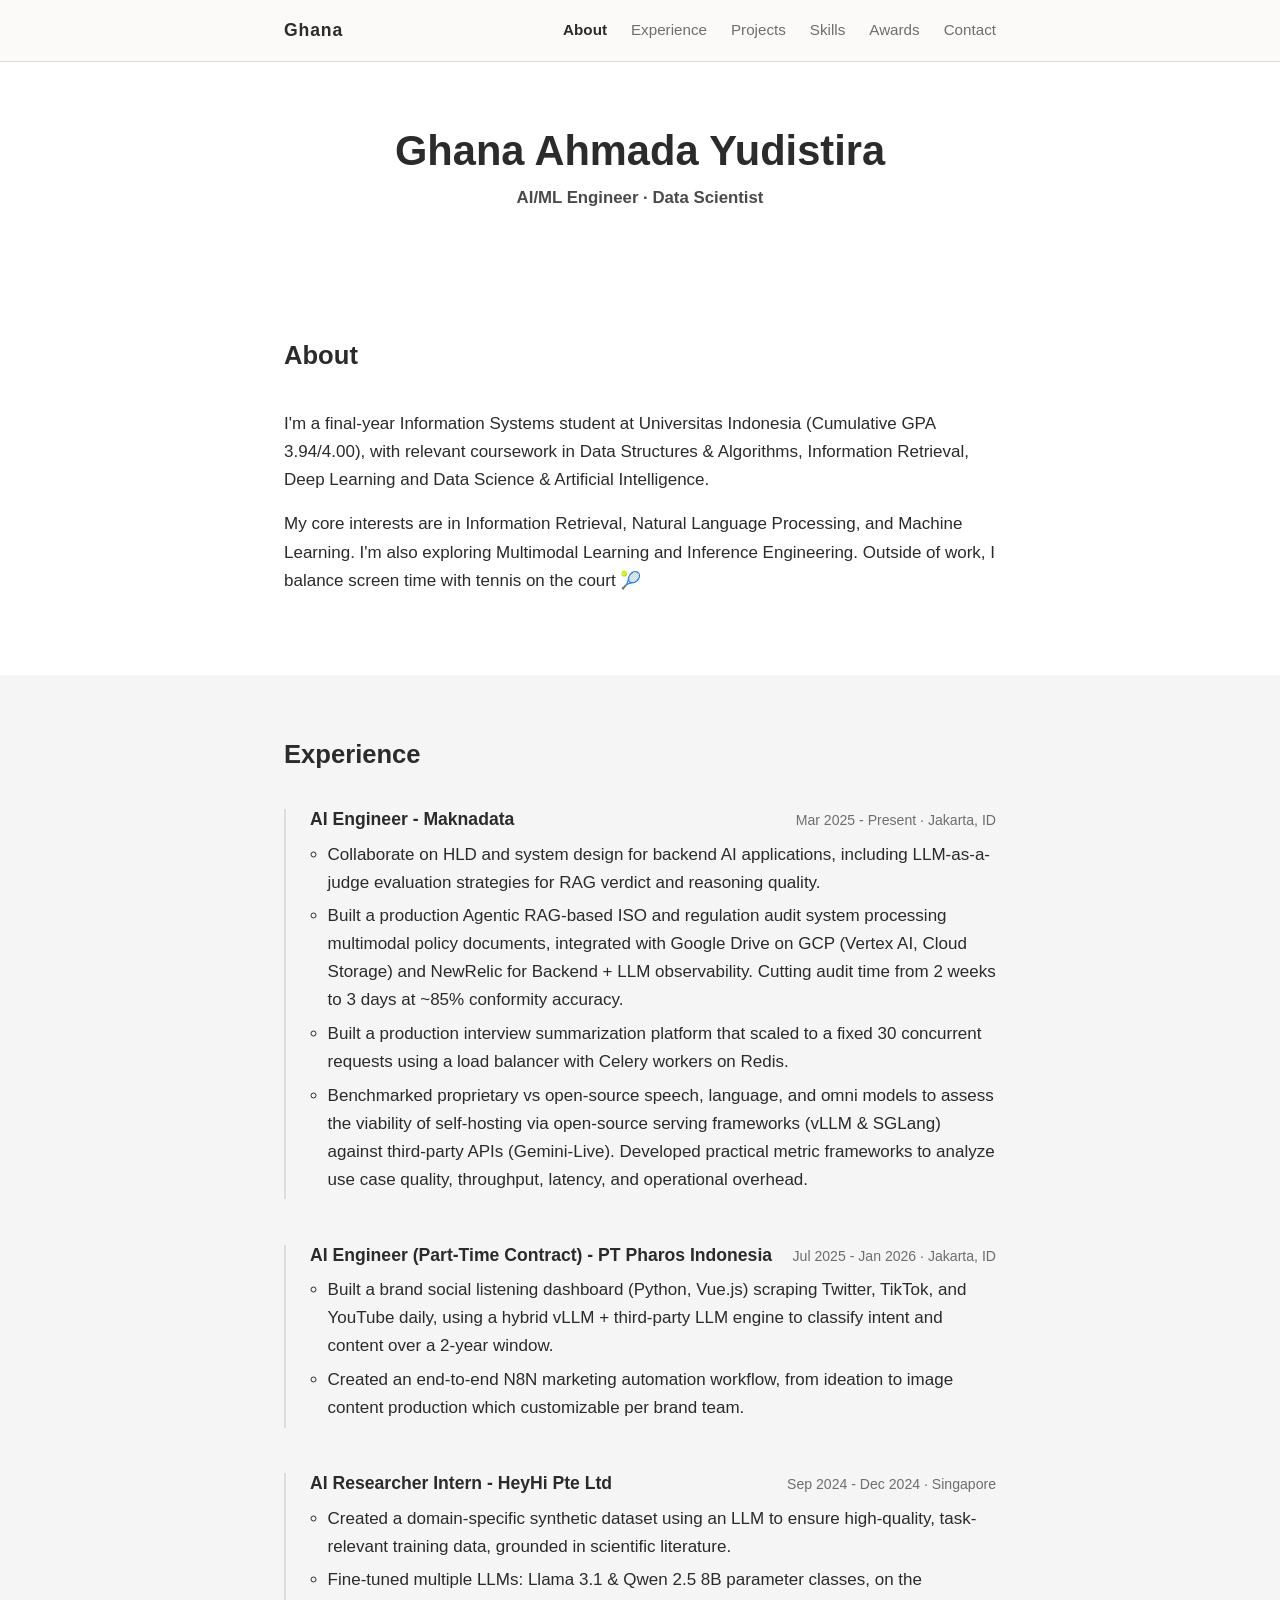
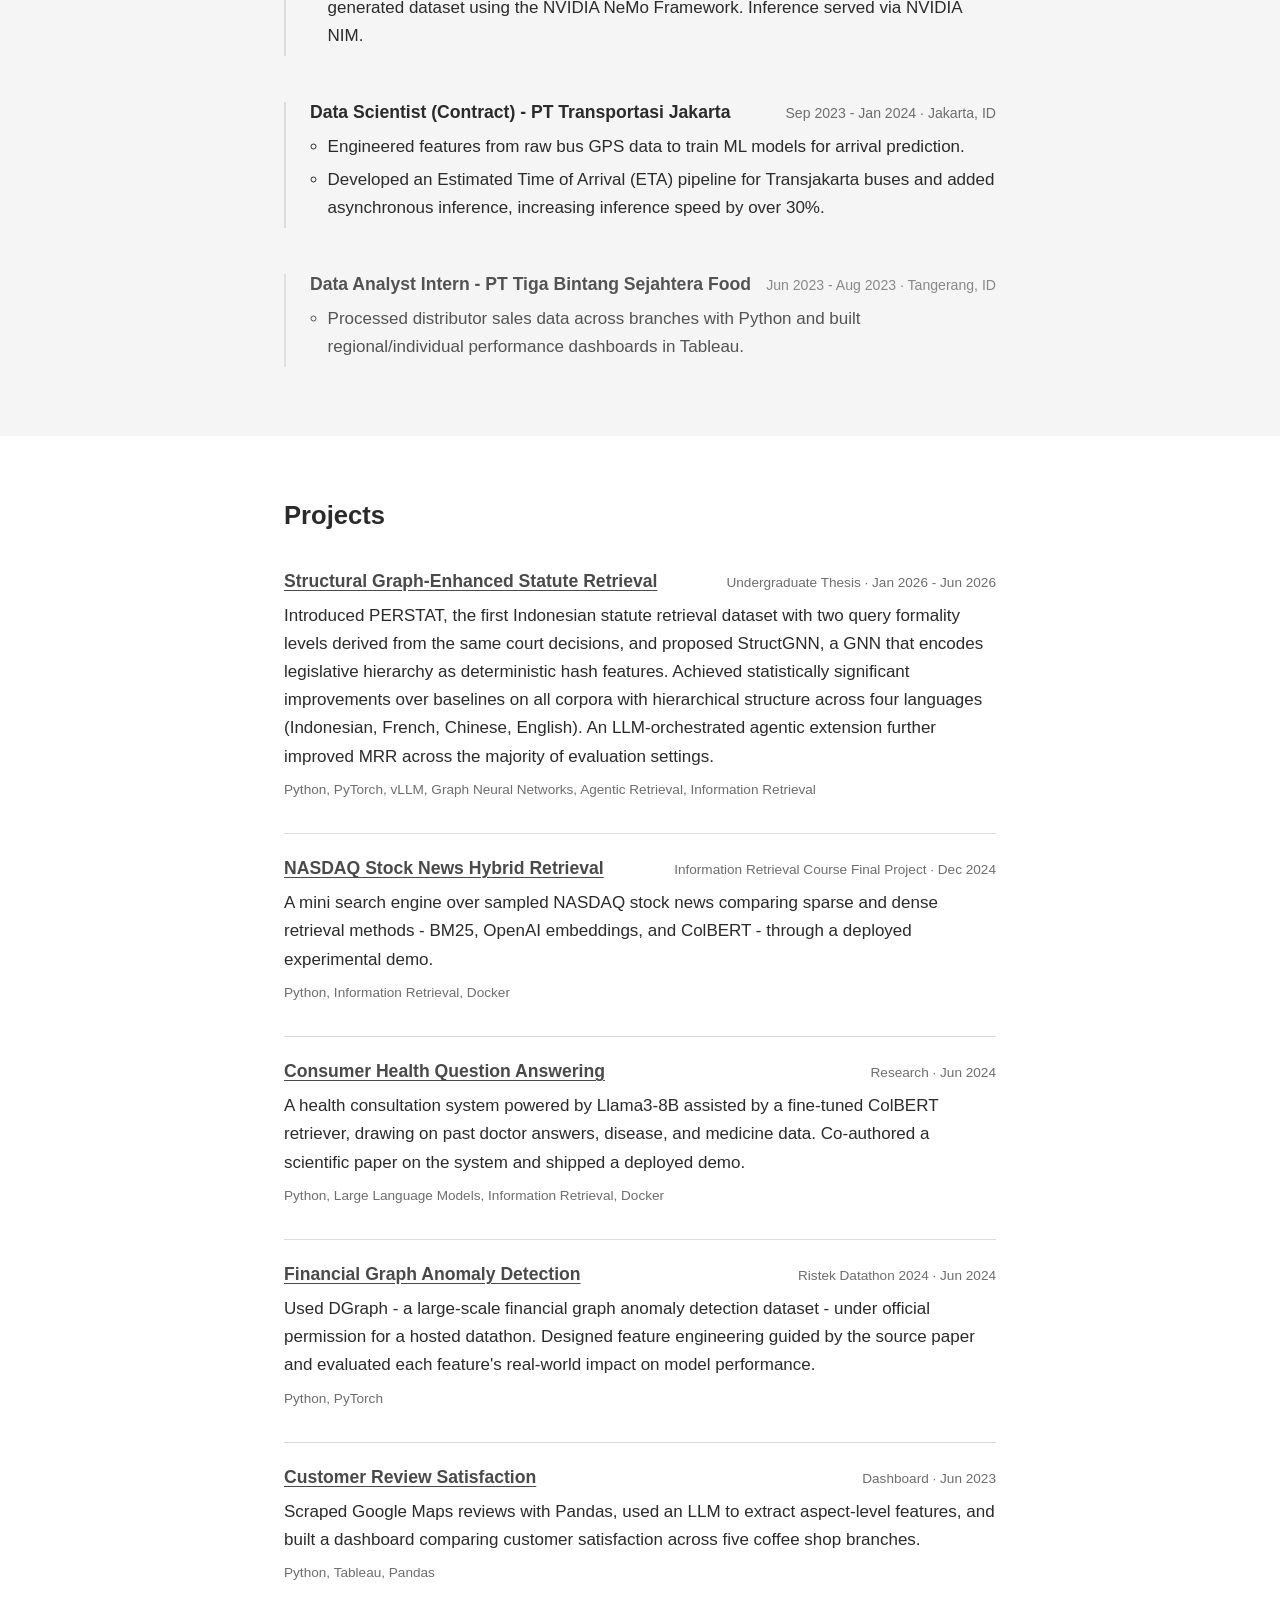
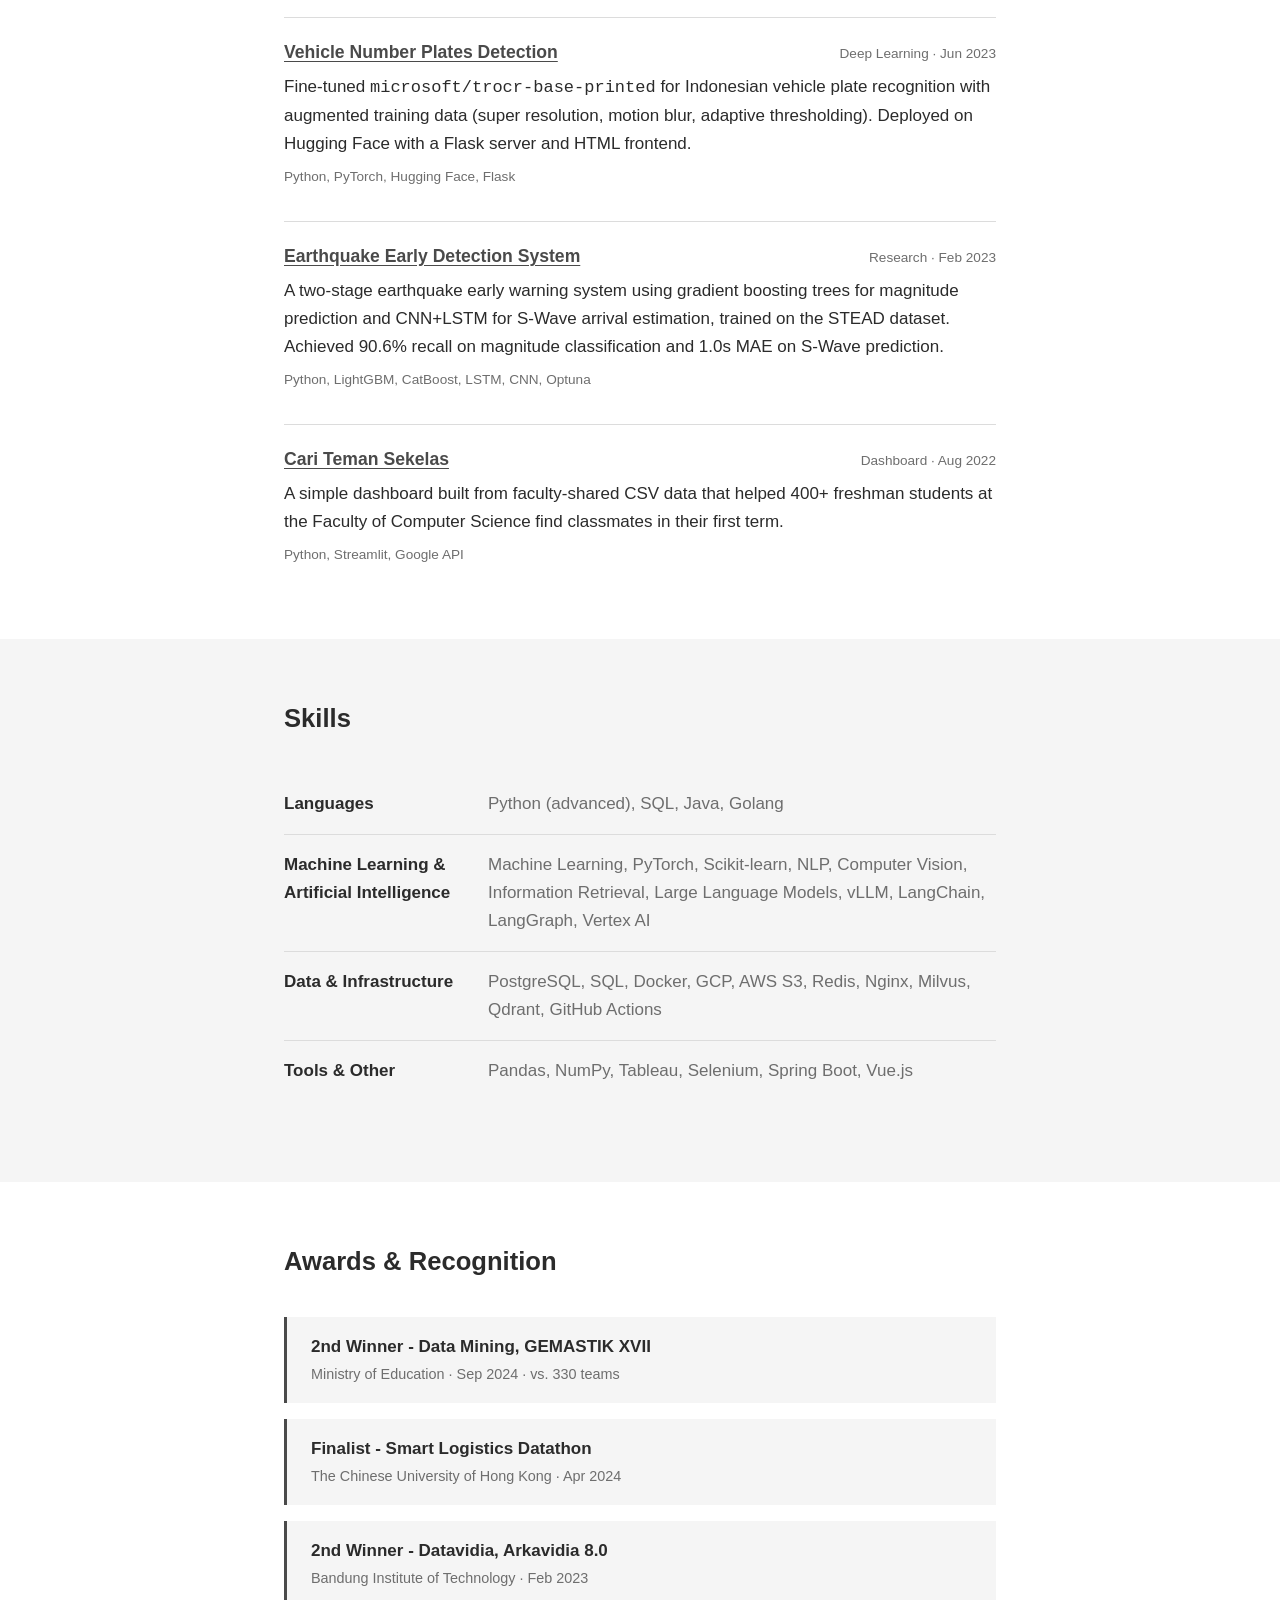
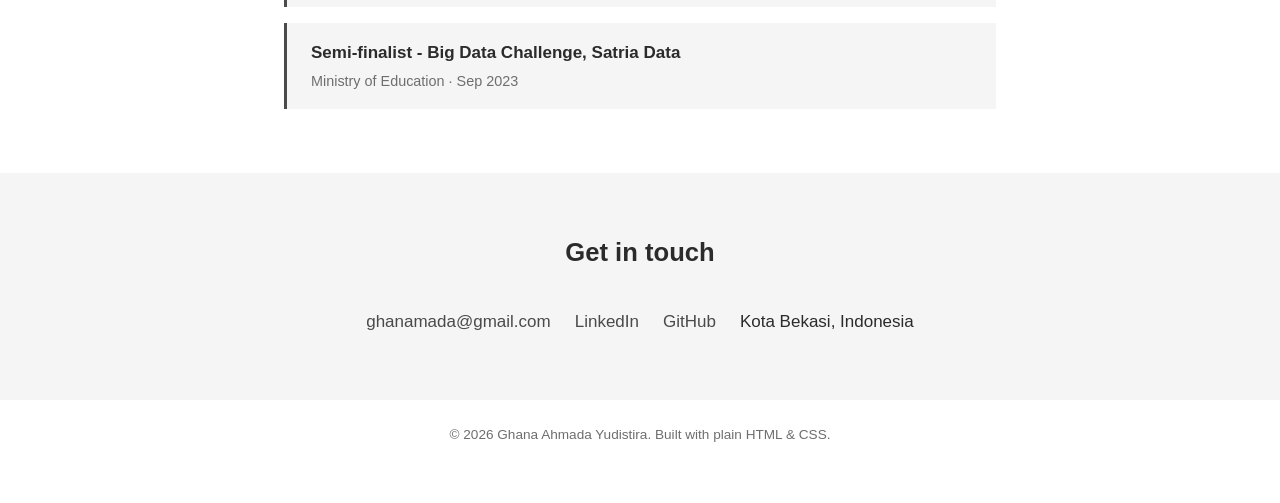
<file: index.html>
<!DOCTYPE html>
<html lang="en">
<head>
  <meta charset="UTF-8">
  <meta name="viewport" content="width=device-width, initial-scale=1.0">
  <title>Ghana Ahmada Yudistira - AI/ML Engineer</title>
  <meta name="description" content="Portfolio of Ghana Ahmada Yudistira, AI/ML Engineer and Data Scientist.">

  <meta property="og:title" content="Ghana Ahmada Yudistira - AI/ML Engineer">
  <meta property="og:description" content="Final-year Information Systems student at Universitas Indonesia. Core interests in Information Retrieval, NLP, and Machine Learning.">
  <meta property="og:type" content="website">
  <meta property="og:url" content="https://ghanahmada.github.io/me/">

  <meta name="twitter:card" content="summary">
  <meta name="twitter:title" content="Ghana Ahmada Yudistira - AI/ML Engineer">
  <meta name="twitter:description" content="Final-year Information Systems student at Universitas Indonesia. Core interests in Information Retrieval, NLP, and Machine Learning.">

  <link rel="stylesheet" href="css/style.css">
</head>
<body>

  <header class="site-header">
    <nav class="nav">
      <a href="#top" class="nav__brand">Ghana</a>
      <button class="nav__toggle" id="navToggle" aria-label="Toggle navigation" aria-expanded="false">
        <span></span><span></span><span></span>
      </button>
      <ul class="nav__links" id="navLinks">
        <li><a href="#about">About</a></li>
        <li><a href="#experience">Experience</a></li>
        <li><a href="#projects">Projects</a></li>
        <li><a href="#skills">Skills</a></li>
        <li><a href="#awards">Awards</a></li>
        <li><a href="#contact">Contact</a></li>
      </ul>
    </nav>
  </header>

  <main id="top">

    <!-- Hero -->
    <section class="hero">
      <div class="container hero__inner">
        <h1 class="hero__name">Ghana Ahmada Yudistira</h1>
        <p class="hero__tagline">AI/ML Engineer · Data Scientist</p>
      </div>
    </section>

    <!-- About -->
    <section id="about" class="section">
      <div class="container">
        <h2 class="section__title">About</h2>
        <p>
          I'm a final-year Information Systems student at Universitas Indonesia (Cumulative GPA 3.94/4.00),
          with relevant coursework in Data Structures &amp; Algorithms, Information Retrieval, Deep Learning and
          Data Science &amp; Artificial Intelligence.
        </p>
        <p>
          My core interests are in Information Retrieval, Natural Language Processing, and Machine
          Learning. I'm also exploring Multimodal Learning and Inference Engineering.
          Outside of work, I balance screen time with tennis on the court 🎾
        </p>
      </div>
    </section>

    <!-- Experience -->
    <section id="experience" class="section section--alt">
      <div class="container">
        <h2 class="section__title">Experience</h2>
        <ol class="timeline">

          <li class="timeline__item">
            <div class="timeline__head">
              <h3>AI Engineer - Maknadata</h3>
              <span class="timeline__date">Mar 2025 - Present · Jakarta, ID</span>
            </div>
            <ul>
              <li>Collaborate on HLD and system design for backend AI applications, including LLM-as-a-judge evaluation strategies for RAG verdict and reasoning quality.</li>
              <li>Built a production Agentic RAG-based ISO and regulation audit system processing multimodal policy documents, integrated with Google Drive on GCP (Vertex AI, Cloud Storage) and NewRelic for Backend + LLM observability. Cutting audit time from 2 weeks to 3 days at ~85% conformity accuracy.</li>
              <li>Built a production interview summarization platform that scaled to a fixed 30 concurrent requests using a load balancer with Celery workers on Redis.</li>
              <li>Benchmarked proprietary vs open-source speech, language, and omni models to assess the viability of self-hosting via open-source serving frameworks (vLLM & SGLang) against third-party APIs (Gemini-Live). Developed practical metric frameworks to analyze use case quality, throughput, latency, and operational overhead.</li>
            </ul>
          </li>
          <li class="timeline__item">
            <div class="timeline__head">
              <h3>AI Engineer (Part-Time Contract) - PT Pharos Indonesia</h3>
              <span class="timeline__date">Jul 2025 - Jan 2026 · Jakarta, ID</span>
            </div>
            <ul>
              <li>Built a brand social listening dashboard (Python, Vue.js) scraping Twitter, TikTok, and YouTube daily, using a hybrid vLLM + third-party LLM engine to classify intent and content over a 2-year window.</li>
              <li>Created an end-to-end N8N marketing automation workflow, from ideation to image content production which customizable per brand team.</li>
            </ul>
          </li>

          <li class="timeline__item">
            <div class="timeline__head">
              <h3>AI Researcher Intern - HeyHi Pte Ltd</h3>
              <span class="timeline__date">Sep 2024 - Dec 2024 · Singapore</span>
            </div>
            <ul>
              <li>Created a domain-specific synthetic dataset using an LLM to ensure high-quality, task-relevant training data, grounded in scientific literature.</li>
              <li>Fine-tuned multiple LLMs: Llama 3.1 &amp; Qwen 2.5 8B parameter classes, on the generated dataset using the NVIDIA NeMo Framework. Inference served via NVIDIA NIM.</li>
            </ul>
          </li>

          <li class="timeline__item">
            <div class="timeline__head">
              <h3>Data Scientist (Contract) - PT Transportasi Jakarta</h3>
              <span class="timeline__date">Sep 2023 - Jan 2024 · Jakarta, ID</span>
            </div>
            <ul>
              <li>Engineered features from raw bus GPS data to train ML models for arrival prediction.</li>
              <li>Developed an Estimated Time of Arrival (ETA) pipeline for Transjakarta buses and added asynchronous inference, increasing inference speed by over 30%.</li>
            </ul>
          </li>

          <li class="timeline__item timeline__item--muted">
            <div class="timeline__head">
              <h3>Data Analyst Intern - PT Tiga Bintang Sejahtera Food</h3>
              <span class="timeline__date">Jun 2023 - Aug 2023 · Tangerang, ID</span>
            </div>
            <ul>
              <li>Processed distributor sales data across branches with Python and built regional/individual performance dashboards in Tableau.</li>
            </ul>
          </li>

        </ol>
      </div>
    </section>

    <!-- Projects -->
    <section id="projects" class="section">
      <div class="container">
        <h2 class="section__title">Projects</h2>
        <div class="project-list">

          <article class="project">
            <div class="project__head">
              <h3><a href="projects/indonesian-statute-retrieval.html">Structural Graph-Enhanced Statute Retrieval</a></h3>
              <span class="project__date">Undergraduate Thesis · Jan 2026 - Jun 2026</span>
            </div>
            <p>
              Introduced PERSTAT, the first Indonesian statute retrieval dataset with two query formality
              levels derived from the same court decisions, and proposed StructGNN, a GNN that encodes
              legislative hierarchy as deterministic hash features. Achieved statistically significant
              improvements over baselines on all corpora with hierarchical structure across four languages
              (Indonesian, French, Chinese, English). An LLM-orchestrated agentic extension further
              improved MRR across the majority of evaluation settings.
            </p>
            <p class="project__stack">Python, PyTorch, vLLM, Graph Neural Networks, Agentic Retrieval, Information Retrieval</p>
          </article>

          <article class="project">
            <div class="project__head">
              <h3><a href="projects/nasdaq-stock-news-hybrid-retrieval.html">NASDAQ Stock News Hybrid Retrieval</a></h3>
              <span class="project__date">Information Retrieval Course Final Project · Dec 2024</span>
            </div>
            <p>
              A mini search engine over sampled NASDAQ stock news comparing sparse and dense retrieval
              methods - BM25, OpenAI embeddings, and ColBERT - through a deployed experimental demo.
            </p>
            <p class="project__stack">Python, Information Retrieval, Docker</p>
          </article>

          <article class="project">
            <div class="project__head">
              <h3><a href="projects/consumer-health-question-answering.html">Consumer Health Question Answering</a></h3>
              <span class="project__date">Research · Jun 2024</span>
            </div>
            <p>
              A health consultation system powered by Llama3-8B assisted by a fine-tuned ColBERT
              retriever, drawing on past doctor answers, disease, and medicine data. Co-authored a
              scientific paper on the system and shipped a deployed demo.
            </p>
            <p class="project__stack">Python, Large Language Models, Information Retrieval, Docker</p>
          </article>

          <article class="project">
            <div class="project__head">
              <h3><a href="projects/financial-graph-anomaly-detection.html">Financial Graph Anomaly Detection</a></h3>
              <span class="project__date">Ristek Datathon 2024 · Jun 2024</span>
            </div>
            <p>
              Used DGraph - a large-scale financial graph anomaly detection dataset - under official
              permission for a hosted datathon. Designed feature engineering guided by the source paper
              and evaluated each feature's real-world impact on model performance.
            </p>
            <p class="project__stack">Python, PyTorch</p>
          </article>

          <article class="project">
            <div class="project__head">
              <h3><a href="projects/customer-review-satisfaction.html">Customer Review Satisfaction</a></h3>
              <span class="project__date">Dashboard · Jun 2023</span>
            </div>
            <p>
              Scraped Google Maps reviews with Pandas, used an LLM to extract aspect-level features,
              and built a dashboard comparing customer satisfaction across five coffee shop branches.
            </p>
            <p class="project__stack">Python, Tableau, Pandas</p>
          </article>

          <article class="project">
            <div class="project__head">
              <h3><a href="projects/vehicle-plate-ocr.html">Vehicle Number Plates Detection</a></h3>
              <span class="project__date">Deep Learning &middot; Jun 2023</span>
            </div>
            <p>
              Fine-tuned <code>microsoft/trocr-base-printed</code> for Indonesian vehicle plate
              recognition with augmented training data (super resolution, motion blur, adaptive
              thresholding). Deployed on Hugging Face with a Flask server and HTML frontend.
            </p>
            <p class="project__stack">Python, PyTorch, Hugging Face, Flask</p>
          </article>

          <article class="project">
            <div class="project__head">
              <h3><a href="projects/earthquake-early-detection.html">Earthquake Early Detection System</a></h3>
              <span class="project__date">Research &middot; Feb 2023</span>
            </div>
            <p>
              A two-stage earthquake early warning system using gradient boosting trees for magnitude
              prediction and CNN+LSTM for S-Wave arrival estimation, trained on the STEAD dataset.
              Achieved 90.6% recall on magnitude classification and 1.0s MAE on S-Wave prediction.
            </p>
            <p class="project__stack">Python, LightGBM, CatBoost, LSTM, CNN, Optuna</p>
          </article>

          <article class="project">
            <div class="project__head">
              <h3><a href="projects/cari-teman-sekelas.html">Cari Teman Sekelas</a></h3>
              <span class="project__date">Dashboard · Aug 2022</span>
            </div>
            <p>
              A simple dashboard built from faculty-shared CSV data that helped 400+ freshman students
              at the Faculty of Computer Science find classmates in their first term.
            </p>
            <p class="project__stack">Python, Streamlit, Google API</p>
          </article>

        </div>

      </div>
    </section>

    <!-- Skills -->
    <section id="skills" class="section section--alt">
      <div class="container">
        <h2 class="section__title">Skills</h2>
        <dl class="skills">
          <div class="skills__row">
            <dt>Languages</dt>
            <dd>Python (advanced), SQL, Java, Golang</dd>
          </div>
          <div class="skills__row">
            <dt>Machine Learning &amp; Artificial Intelligence</dt>
            <dd>Machine Learning, PyTorch, Scikit-learn, NLP, Computer Vision, Information Retrieval, Large Language Models, vLLM, LangChain, LangGraph, Vertex AI</dd>
          </div>
          <div class="skills__row">
            <dt>Data &amp; Infrastructure</dt>
            <dd>PostgreSQL, SQL, Docker, GCP, AWS S3, Redis, Nginx, Milvus, Qdrant, GitHub Actions</dd>
          </div>
          <div class="skills__row">
            <dt>Tools &amp; Other</dt>
            <dd>Pandas, NumPy, Tableau, Selenium, Spring Boot, Vue.js</dd>
          </div>
        </dl>
      </div>
    </section>

    <!-- Awards -->
    <section id="awards" class="section">
      <div class="container">
        <h2 class="section__title">Awards &amp; Recognition</h2>
        <ul class="awards">
          <li>
            <span class="awards__title">2nd Winner - Data Mining, GEMASTIK XVII</span>
            <span class="awards__meta">Ministry of Education · Sep 2024 · vs. 330 teams</span>
          </li>
          <li>
            <span class="awards__title">Finalist - Smart Logistics Datathon</span>
            <span class="awards__meta">The Chinese University of Hong Kong · Apr 2024</span>
          </li>
          <li>
            <span class="awards__title">2nd Winner - Datavidia, Arkavidia 8.0</span>
            <span class="awards__meta">Bandung Institute of Technology · Feb 2023</span>
          </li>
          <li>
            <span class="awards__title">Semi-finalist - Big Data Challenge, Satria Data</span>
            <span class="awards__meta">Ministry of Education · Sep 2023</span>
          </li>
        </ul>
      </div>
    </section>

    <!-- Contact -->
    <section id="contact" class="section section--alt">
      <div class="container contact">
        <h2 class="section__title">Get in touch</h2>
<ul class="contact__list">
          <li><a href="mailto:ghanamada@gmail.com">ghanamada@gmail.com</a></li>
          <li><a href="https://www.linkedin.com/in/ghana-ahmada-yudistira-41a877226/" target="_blank" rel="noopener">LinkedIn</a></li>
          <li><a href="https://github.com/ghanahmada" target="_blank" rel="noopener">GitHub</a></li>
          <li>Kota Bekasi, Indonesia</li>
        </ul>
      </div>
    </section>

  </main>

  <footer class="site-footer">
    <div class="container">
      <p>&copy; <span id="year"></span> Ghana Ahmada Yudistira. Built with plain HTML &amp; CSS.</p>
    </div>
  </footer>

  <script src="js/main.js"></script>
</body>
</html>
</file>
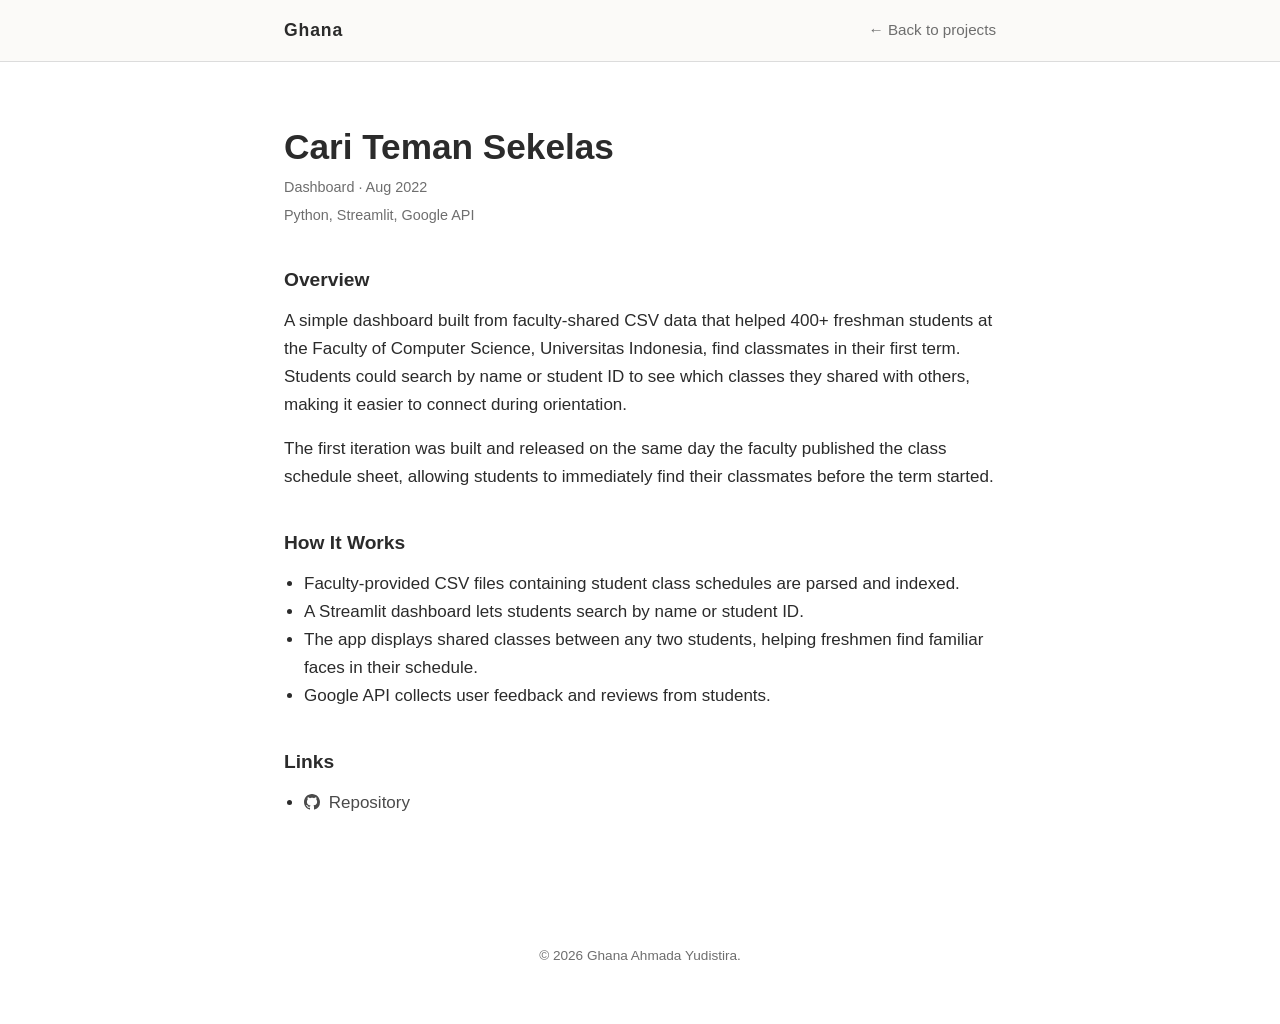
<file: projects/cari-teman-sekelas.html>
<!DOCTYPE html>
<html lang="en">
<head>
  <meta charset="UTF-8">
  <meta name="viewport" content="width=device-width, initial-scale=1.0">
  <title>Cari Teman Sekelas - Ghana Ahmada Yudistira</title>
  <link rel="stylesheet" href="../css/style.css">
</head>
<body>

  <header class="site-header">
    <nav class="nav">
      <a href="../index.html" class="nav__brand">Ghana</a>
      <a href="../index.html#projects" class="nav__back">&larr; Back to projects</a>
    </nav>
  </header>

  <main>
    <article class="project-detail">
      <div class="container">
        <h1>Cari Teman Sekelas</h1>
        <p class="project-detail__meta">Dashboard &middot; Aug 2022</p>
        <p class="project-detail__stack">Python, Streamlit, Google API</p>

        <section>
          <h2>Overview</h2>
          <p>
            A simple dashboard built from faculty-shared CSV data that helped 400+ freshman students
            at the Faculty of Computer Science, Universitas Indonesia, find classmates in their first
            term. Students could search by name or student ID to see which classes they shared with
            others, making it easier to connect during orientation.
          </p>
          <p>
            The first iteration was built and released on the same day the faculty published the
            class schedule sheet, allowing students to immediately find their classmates before
            the term started.
          </p>
        </section>

        <section>
          <h2>How It Works</h2>
          <ul>
            <li>Faculty-provided CSV files containing student class schedules are parsed and indexed.</li>
            <li>A Streamlit dashboard lets students search by name or student ID.</li>
            <li>The app displays shared classes between any two students, helping freshmen find familiar faces in their schedule.</li>
            <li>Google API collects user feedback and reviews from students.</li>
          </ul>
        </section>

        <section>
          <h2>Links</h2>
          <ul>
            <li><a href="https://github.com/ghanahmada/cari-teman-sekelas" target="_blank" rel="noopener"><svg width="16" height="16" viewBox="0 0 16 16" fill="currentColor" style="vertical-align: -2px; margin-right: 4px;"><path d="M8 0C3.58 0 0 3.58 0 8c0 3.54 2.29 6.53 5.47 7.59.4.07.55-.17.55-.38 0-.19-.01-.82-.01-1.49-2.01.37-2.53-.49-2.69-.94-.09-.23-.48-.94-.82-1.13-.28-.15-.68-.52-.01-.53.63-.01 1.08.58 1.23.82.72 1.21 1.87.87 2.33.66.07-.52.28-.87.51-1.07-1.78-.2-3.64-.89-3.64-3.95 0-.87.31-1.59.82-2.15-.08-.2-.36-1.02.08-2.12 0 0 .67-.21 2.2.82.64-.18 1.32-.27 2-.27.68 0 1.36.09 2 .27 1.53-1.04 2.2-.82 2.2-.82.44 1.1.16 1.92.08 2.12.51.56.82 1.27.82 2.15 0 3.07-1.87 3.75-3.65 3.95.29.25.54.73.54 1.48 0 1.07-.01 1.93-.01 2.2 0 .21.15.46.55.38A8.013 8.013 0 0016 8c0-4.42-3.58-8-8-8z"/></svg> Repository</a></li>
          </ul>
        </section>
      </div>
    </article>
  </main>

  <footer class="site-footer">
    <div class="container">
      <p>&copy; <span id="year"></span> Ghana Ahmada Yudistira.</p>
    </div>
  </footer>

  <script src="../js/main.js"></script>
</body>
</html>
</file>
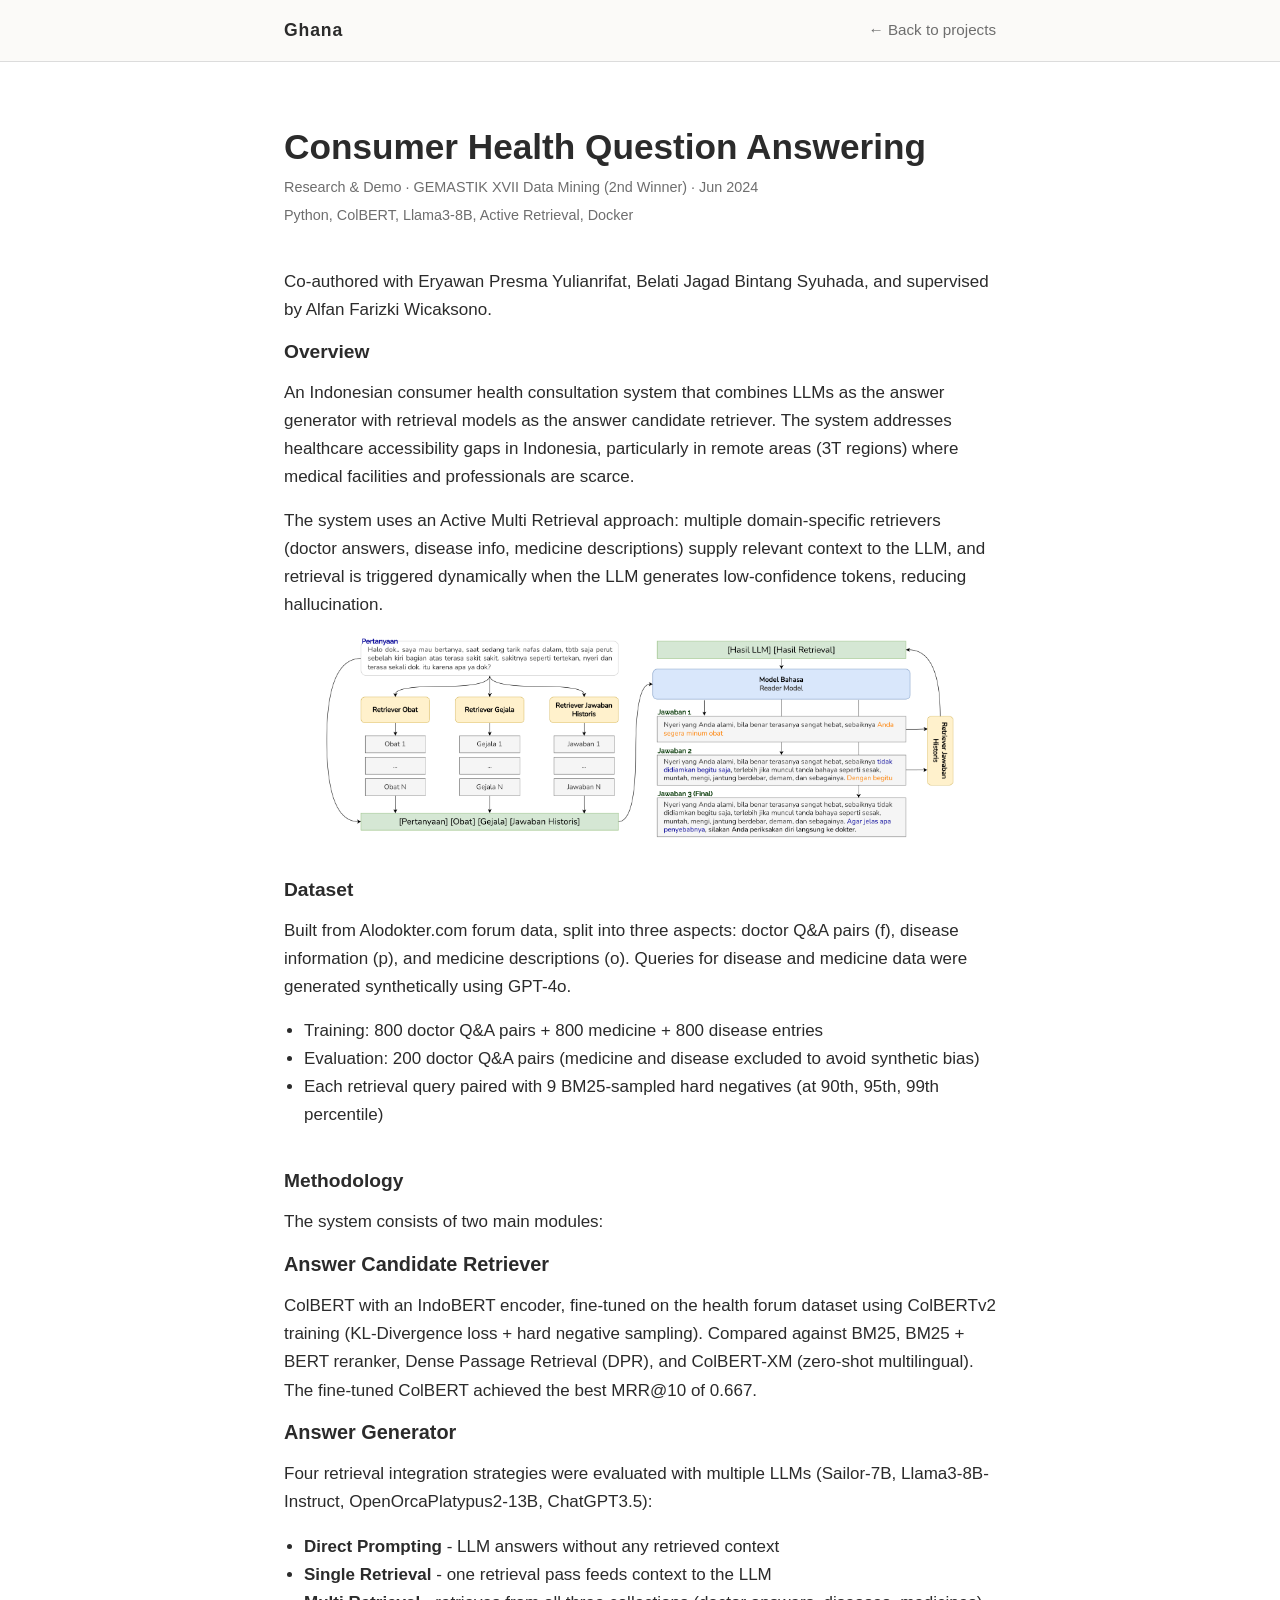
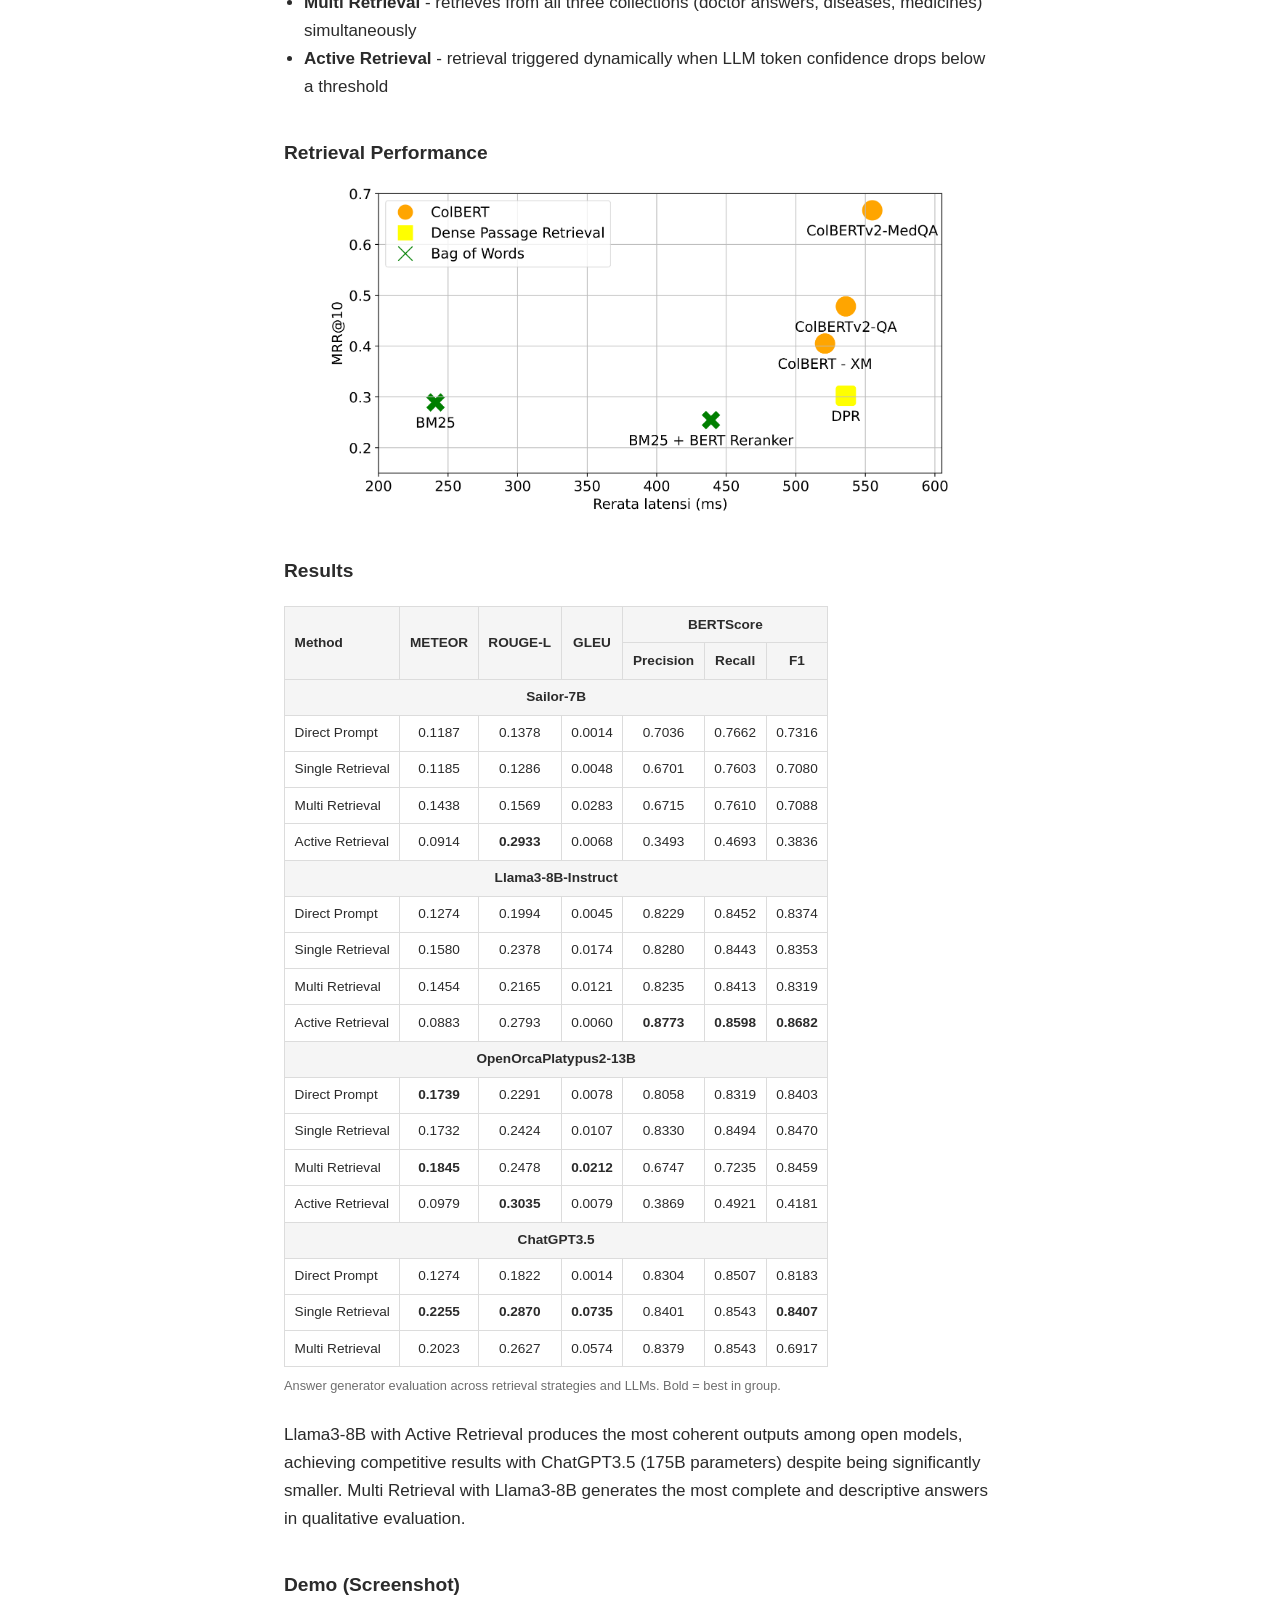
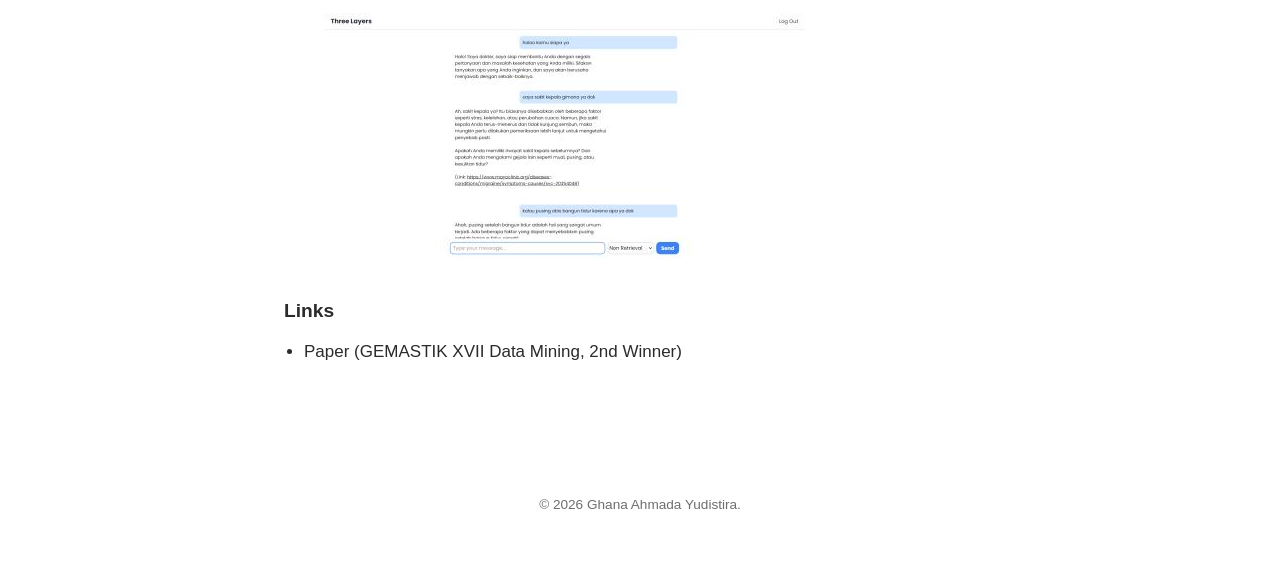
<file: projects/consumer-health-question-answering.html>
<!DOCTYPE html>
<html lang="en">
<head>
  <meta charset="UTF-8">
  <meta name="viewport" content="width=device-width, initial-scale=1.0">
  <title>Consumer Health Question Answering — Ghana Ahmada Yudistira</title>
  <link rel="stylesheet" href="../css/style.css">
</head>
<body>

  <header class="site-header">
    <nav class="nav">
      <a href="../index.html" class="nav__brand">Ghana</a>
      <a href="../index.html#projects" class="nav__back">&larr; Back to projects</a>
    </nav>
  </header>

  <main>
    <article class="project-detail">
      <div class="container">
        <h1>Consumer Health Question Answering</h1>
        <p class="project-detail__meta">Research &amp; Demo &middot; GEMASTIK XVII Data Mining (2nd Winner) &middot; Jun 2024</p>
        <p class="project-detail__stack">Python, ColBERT, Llama3-8B, Active Retrieval, Docker</p>
        <p>
          Co-authored with Eryawan Presma Yulianrifat, Belati Jagad Bintang Syuhada,
          and supervised by Alfan Farizki Wicaksono.
        </p>

        <section>
          <h2>Overview</h2>
          <p>
            An Indonesian consumer health consultation system that combines LLMs as the answer generator
            with retrieval models as the answer candidate retriever. The system addresses healthcare
            accessibility gaps in Indonesia, particularly in remote areas (3T regions) where medical
            facilities and professionals are scarce.
          </p>
          <p>
            The system uses an Active Multi Retrieval approach: multiple domain-specific retrievers
            (doctor answers, disease info, medicine descriptions) supply relevant context to the LLM,
            and retrieval is triggered dynamically when the LLM generates low-confidence tokens,
            reducing hallucination.
          </p>
          <figure>
            <img src="../assets/projects/consumer-health-question-answering/diagram-sistem.png" alt="System architecture: multi-retriever pipeline feeding doctor answers, disease, and medicine context into LLM with active retrieval">
          </figure>
        </section>

        <section>
          <h2>Dataset</h2>
          <p>
            Built from Alodokter.com forum data, split into three aspects: doctor Q&A pairs (f),
            disease information (p), and medicine descriptions (o). Queries for disease and medicine
            data were generated synthetically using GPT-4o.
          </p>
          <ul>
            <li>Training: 800 doctor Q&A pairs + 800 medicine + 800 disease entries</li>
            <li>Evaluation: 200 doctor Q&A pairs (medicine and disease excluded to avoid synthetic bias)</li>
            <li>Each retrieval query paired with 9 BM25-sampled hard negatives (at 90th, 95th, 99th percentile)</li>
          </ul>
        </section>

        <section>
          <h2>Methodology</h2>
          <p>The system consists of two main modules:</p>
          <h3>Answer Candidate Retriever</h3>
          <p>
            ColBERT with an IndoBERT encoder, fine-tuned on the health forum dataset using ColBERTv2
            training (KL-Divergence loss + hard negative sampling). Compared against BM25, BM25 + BERT
            reranker, Dense Passage Retrieval (DPR), and ColBERT-XM (zero-shot multilingual).
            The fine-tuned ColBERT achieved the best MRR@10 of 0.667.
          </p>
          <h3>Answer Generator</h3>
          <p>
            Four retrieval integration strategies were evaluated with multiple LLMs
            (Sailor-7B, Llama3-8B-Instruct, OpenOrcaPlatypus2-13B, ChatGPT3.5):
          </p>
          <ul>
            <li><strong>Direct Prompting</strong> - LLM answers without any retrieved context</li>
            <li><strong>Single Retrieval</strong> - one retrieval pass feeds context to the LLM</li>
            <li><strong>Multi Retrieval</strong> - retrieves from all three collections (doctor answers, diseases, medicines) simultaneously</li>
            <li><strong>Active Retrieval</strong> - retrieval triggered dynamically when LLM token confidence drops below a threshold</li>
          </ul>
        </section>

        <section>
          <h2>Retrieval Performance</h2>
          <figure>
            <img src="../assets/projects/consumer-health-question-answering/retrieval-performance.png" alt="Retrieval model comparison: MRR@10 vs latency for BM25, DPR, ColBERT variants">
          </figure>
        </section>

        <section>
          <h2>Results</h2>
          <table class="results-table">
            <thead>
              <tr>
                <th rowspan="2">Method</th>
                <th rowspan="2">METEOR</th>
                <th rowspan="2">ROUGE-L</th>
                <th rowspan="2">GLEU</th>
                <th colspan="3">BERTScore</th>
              </tr>
              <tr>
                <th>Precision</th><th>Recall</th><th>F1</th>
              </tr>
            </thead>
            <tbody>
              <tr class="group-header"><td colspan="7">Sailor-7B</td></tr>
              <tr><td>Direct Prompt</td><td>0.1187</td><td>0.1378</td><td>0.0014</td><td>0.7036</td><td>0.7662</td><td>0.7316</td></tr>
              <tr><td>Single Retrieval</td><td>0.1185</td><td>0.1286</td><td>0.0048</td><td>0.6701</td><td>0.7603</td><td>0.7080</td></tr>
              <tr><td>Multi Retrieval</td><td>0.1438</td><td>0.1569</td><td>0.0283</td><td>0.6715</td><td>0.7610</td><td>0.7088</td></tr>
              <tr><td>Active Retrieval</td><td>0.0914</td><td class="best">0.2933</td><td>0.0068</td><td>0.3493</td><td>0.4693</td><td>0.3836</td></tr>
              <tr class="group-header"><td colspan="7">Llama3-8B-Instruct</td></tr>
              <tr><td>Direct Prompt</td><td>0.1274</td><td>0.1994</td><td>0.0045</td><td>0.8229</td><td>0.8452</td><td>0.8374</td></tr>
              <tr><td>Single Retrieval</td><td>0.1580</td><td>0.2378</td><td>0.0174</td><td>0.8280</td><td>0.8443</td><td>0.8353</td></tr>
              <tr><td>Multi Retrieval</td><td>0.1454</td><td>0.2165</td><td>0.0121</td><td>0.8235</td><td>0.8413</td><td>0.8319</td></tr>
              <tr><td>Active Retrieval</td><td>0.0883</td><td>0.2793</td><td>0.0060</td><td class="best">0.8773</td><td class="best">0.8598</td><td class="best">0.8682</td></tr>
              <tr class="group-header"><td colspan="7">OpenOrcaPlatypus2-13B</td></tr>
              <tr><td>Direct Prompt</td><td class="best">0.1739</td><td>0.2291</td><td>0.0078</td><td>0.8058</td><td>0.8319</td><td>0.8403</td></tr>
              <tr><td>Single Retrieval</td><td>0.1732</td><td>0.2424</td><td>0.0107</td><td>0.8330</td><td>0.8494</td><td>0.8470</td></tr>
              <tr><td>Multi Retrieval</td><td class="best">0.1845</td><td>0.2478</td><td class="best">0.0212</td><td>0.6747</td><td>0.7235</td><td>0.8459</td></tr>
              <tr><td>Active Retrieval</td><td>0.0979</td><td class="best">0.3035</td><td>0.0079</td><td>0.3869</td><td>0.4921</td><td>0.4181</td></tr>
              <tr class="group-header"><td colspan="7">ChatGPT3.5</td></tr>
              <tr><td>Direct Prompt</td><td>0.1274</td><td>0.1822</td><td>0.0014</td><td>0.8304</td><td>0.8507</td><td>0.8183</td></tr>
              <tr><td>Single Retrieval</td><td class="best">0.2255</td><td class="best">0.2870</td><td class="best">0.0735</td><td>0.8401</td><td>0.8543</td><td class="best">0.8407</td></tr>
              <tr><td>Multi Retrieval</td><td>0.2023</td><td>0.2627</td><td>0.0574</td><td>0.8379</td><td>0.8543</td><td>0.6917</td></tr>
            </tbody>
            <caption>Answer generator evaluation across retrieval strategies and LLMs. Bold = best in group.</caption>
          </table>
          <p>
            Llama3-8B with Active Retrieval produces the most coherent outputs among open models,
            achieving competitive results with ChatGPT3.5 (175B parameters) despite being significantly
            smaller. Multi Retrieval with Llama3-8B generates the most complete and descriptive answers
            in qualitative evaluation.
          </p>
        </section>

        <section>
          <h2>Demo (Screenshot)</h2>
          <figure>
            <img src="../assets/projects/consumer-health-question-answering/demo.jpg" alt="Consumer Health QA demo interface showing chat-based health consultation with retrieval-augmented responses">
          </figure>
        </section>

        <section>
          <h2>Links</h2>
          <ul>
            <li>Paper (GEMASTIK XVII Data Mining, 2nd Winner)</li>
          </ul>
        </section>
      </div>
    </article>
  </main>

  <footer class="site-footer">
    <div class="container">
      <p>&copy; <span id="year"></span> Ghana Ahmada Yudistira.</p>
    </div>
  </footer>

  <script src="../js/main.js"></script>
</body>
</html>
</file>
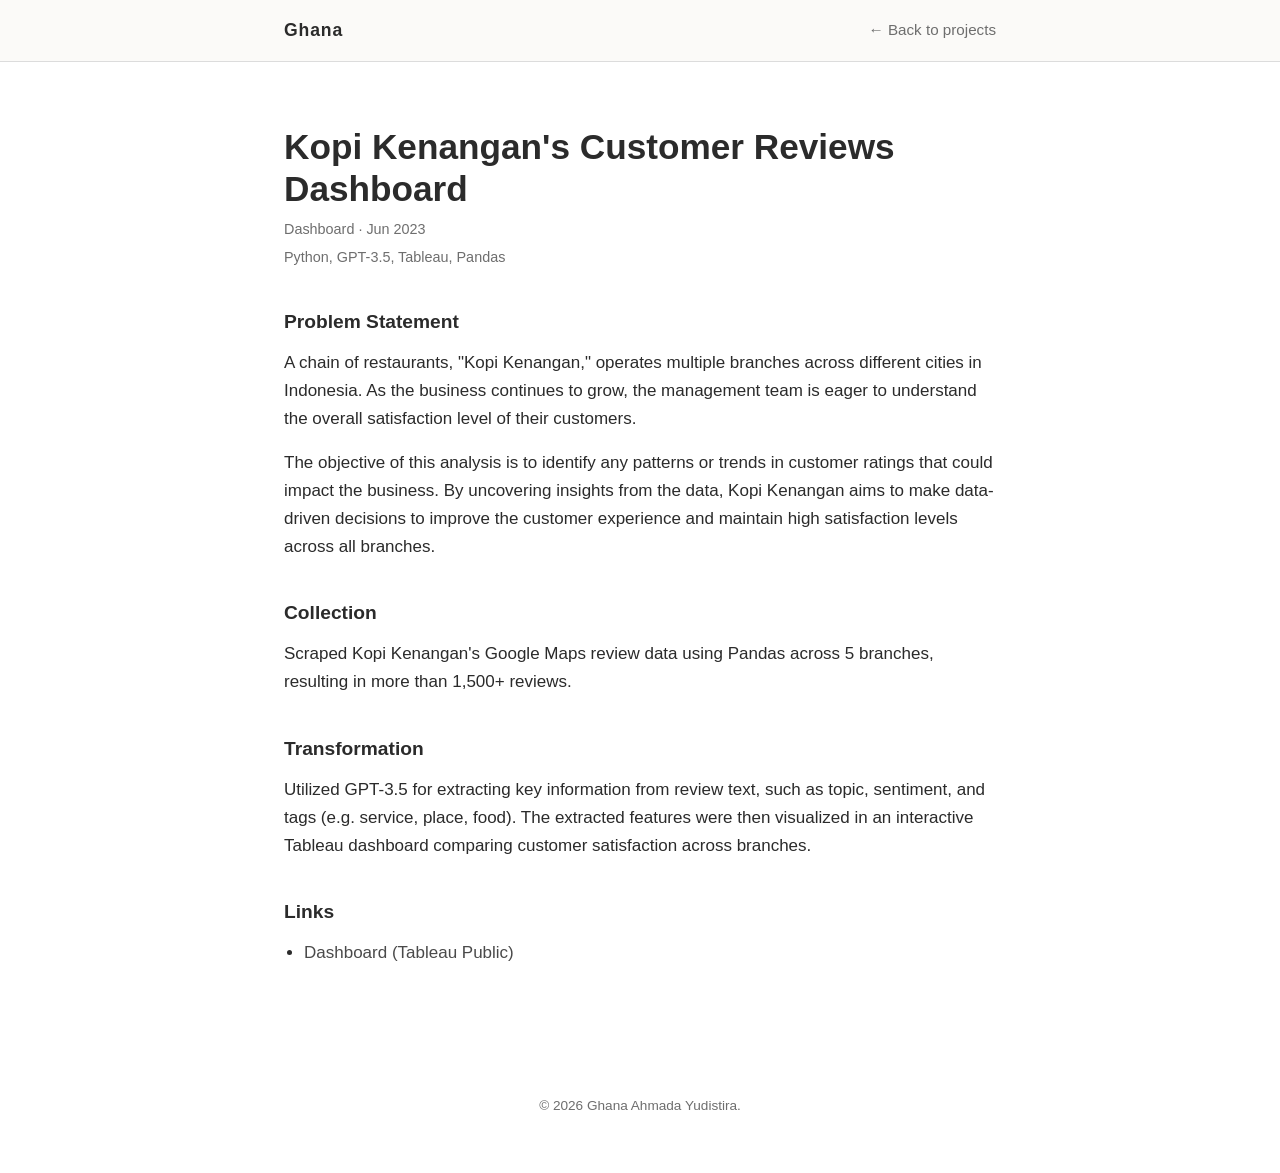
<file: projects/customer-review-satisfaction.html>
<!DOCTYPE html>
<html lang="en">
<head>
  <meta charset="UTF-8">
  <meta name="viewport" content="width=device-width, initial-scale=1.0">
  <title>Customer Review Satisfaction — Ghana Ahmada Yudistira</title>
  <link rel="stylesheet" href="../css/style.css">
</head>
<body>

  <header class="site-header">
    <nav class="nav">
      <a href="../index.html" class="nav__brand">Ghana</a>
      <a href="../index.html#projects" class="nav__back">&larr; Back to projects</a>
    </nav>
  </header>

  <main>
    <article class="project-detail">
      <div class="container">
        <h1>Kopi Kenangan's Customer Reviews Dashboard</h1>
        <p class="project-detail__meta">Dashboard &middot; Jun 2023</p>
        <p class="project-detail__stack">Python, GPT-3.5, Tableau, Pandas</p>

        <section>
          <h2>Problem Statement</h2>
          <p>
            A chain of restaurants, "Kopi Kenangan," operates multiple branches across different cities
            in Indonesia. As the business continues to grow, the management team is eager to understand
            the overall satisfaction level of their customers.
          </p>
          <p>
            The objective of this analysis is to identify any patterns or trends in customer ratings
            that could impact the business. By uncovering insights from the data, Kopi Kenangan aims
            to make data-driven decisions to improve the customer experience and
            maintain high satisfaction levels across all branches.
          </p>
        </section>

        <section>
          <h2>Collection</h2>
          <p>
            Scraped Kopi Kenangan's Google Maps review data using Pandas across 5 branches,
            resulting in more than 1,500+ reviews.
          </p>
        </section>

        <section>
          <h2>Transformation</h2>
          <p>
            Utilized GPT-3.5 for extracting key information from review text,
            such as topic, sentiment, and tags (e.g. service, place, food). The extracted features were then visualized in an interactive
            Tableau dashboard comparing customer satisfaction across branches.
          </p>
        </section>

        <section>
          <h2>Links</h2>
          <ul>
            <li><a href="https://public.tableau.com/app/profile/ghana.ahmada/viz/CustomerReviewsDashboardTesting/Dashboard1" target="_blank" rel="noopener">Dashboard (Tableau Public)</a></li>
          </ul>
        </section>
      </div>
    </article>
  </main>

  <footer class="site-footer">
    <div class="container">
      <p>&copy; <span id="year"></span> Ghana Ahmada Yudistira.</p>
    </div>
  </footer>

  <script src="../js/main.js"></script>
</body>
</html>
</file>
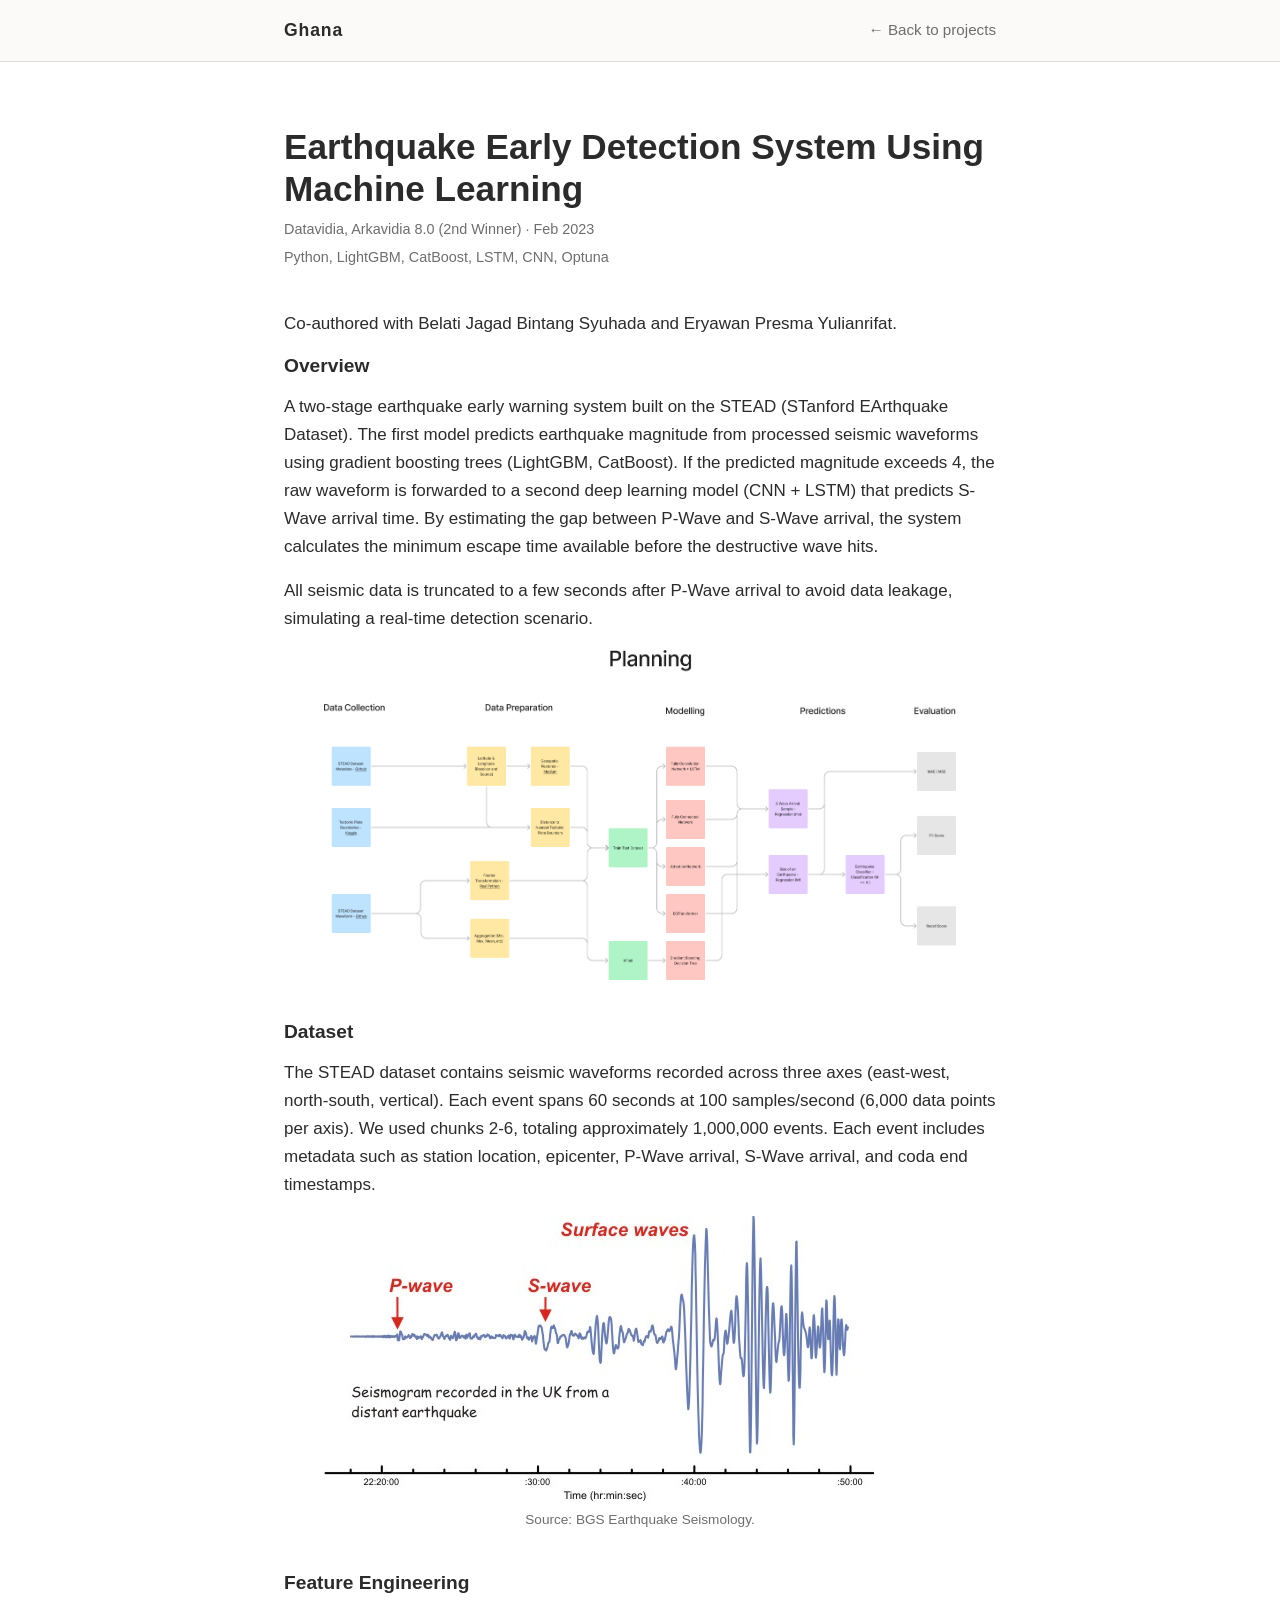
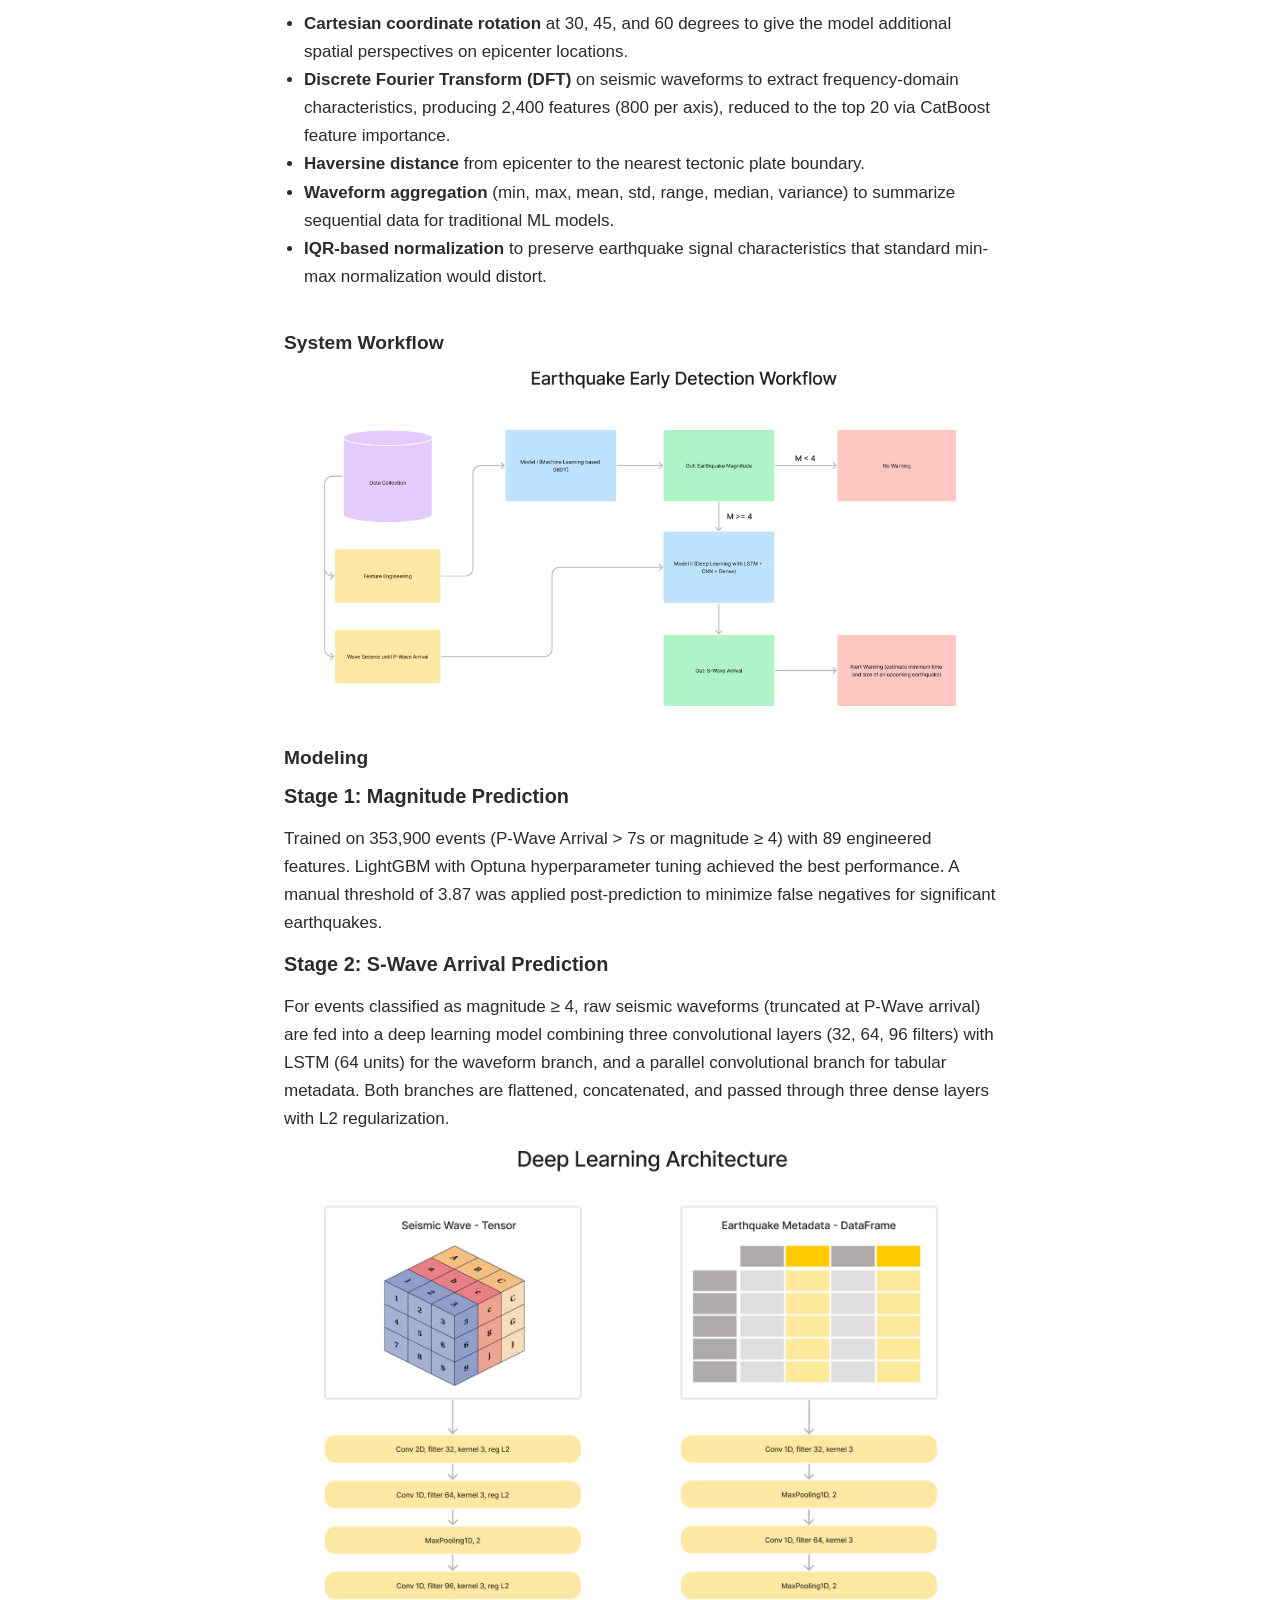
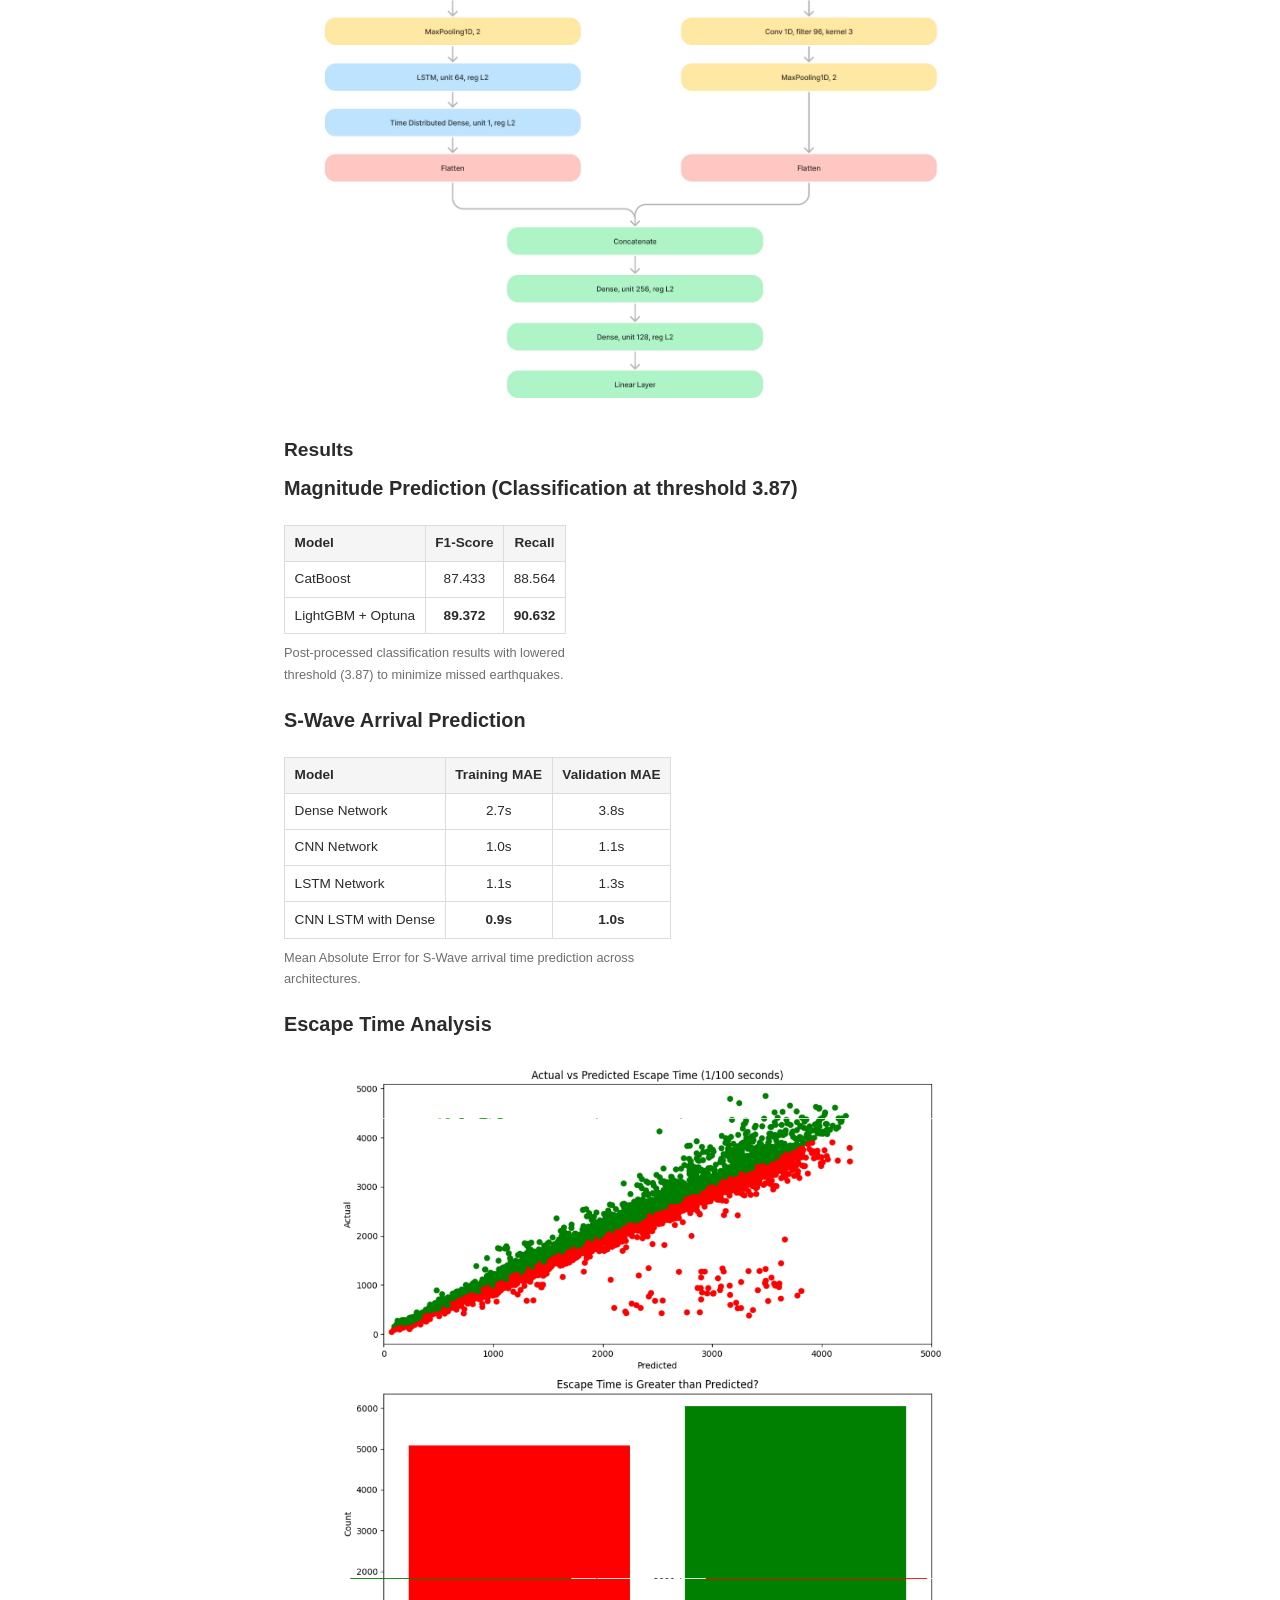
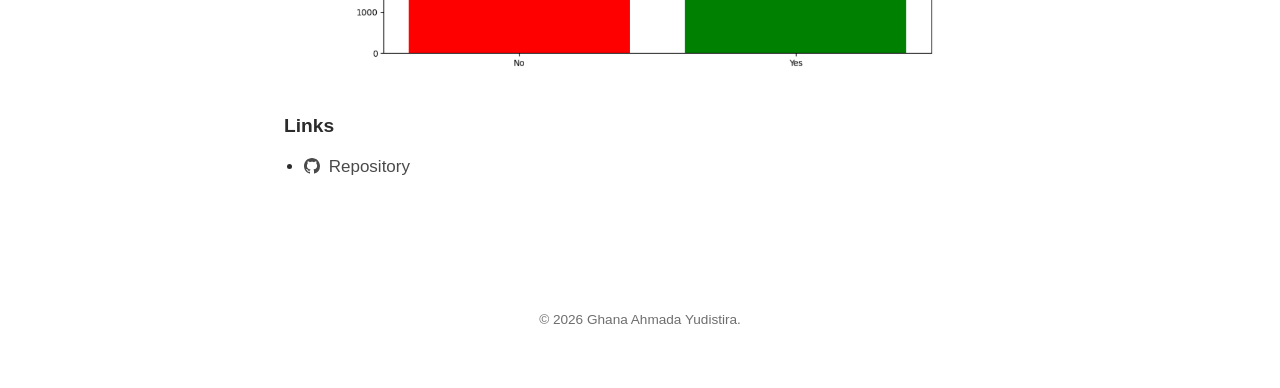
<file: projects/earthquake-early-detection.html>
<!DOCTYPE html>
<html lang="en">
<head>
  <meta charset="UTF-8">
  <meta name="viewport" content="width=device-width, initial-scale=1.0">
  <title>Earthquake Early Detection System - Ghana Ahmada Yudistira</title>
  <link rel="stylesheet" href="../css/style.css">
</head>
<body>

  <header class="site-header">
    <nav class="nav">
      <a href="../index.html" class="nav__brand">Ghana</a>
      <a href="../index.html#projects" class="nav__back">&larr; Back to projects</a>
    </nav>
  </header>

  <main>
    <article class="project-detail">
      <div class="container">
        <h1>Earthquake Early Detection System Using Machine Learning</h1>
        <p class="project-detail__meta">Datavidia, Arkavidia 8.0 (2nd Winner) &middot; Feb 2023</p>
        <p class="project-detail__stack">Python, LightGBM, CatBoost, LSTM, CNN, Optuna</p>
        <p>
          Co-authored with Belati Jagad Bintang Syuhada and Eryawan Presma Yulianrifat.
        </p>

        <section>
          <h2>Overview</h2>
          <p>
            A two-stage earthquake early warning system built on the STEAD (STanford EArthquake
            Dataset). The first model predicts earthquake magnitude from processed seismic waveforms
            using gradient boosting trees (LightGBM, CatBoost). If the predicted magnitude exceeds 4,
            the raw waveform is forwarded to a second deep learning model (CNN + LSTM) that predicts
            S-Wave arrival time. By estimating the gap between P-Wave and S-Wave arrival, the system
            calculates the minimum escape time available before the destructive wave hits.
          </p>
          <p>
            All seismic data is truncated to a few seconds after P-Wave arrival to avoid data leakage,
            simulating a real-time detection scenario.
          </p>
          <figure>
            <img src="../assets/projects/earthquake-early-detection/planning.jpg" alt="Project planning and problem breakdown for earthquake early detection system">
          </figure>
        </section>

        <section>
          <h2>Dataset</h2>
          <p>
            The STEAD dataset contains seismic waveforms recorded across three axes (east-west,
            north-south, vertical). Each event spans 60 seconds at 100 samples/second (6,000 data
            points per axis). We used chunks 2-6, totaling approximately 1,000,000 events.
            Each event includes metadata such as station location, epicenter, P-Wave arrival,
            S-Wave arrival, and coda end timestamps.
          </p>
          <figure>
            <img src="../assets/projects/earthquake-early-detection/earthquake-measurement.jpg" alt="Seismic wave measurement showing P-Wave, S-Wave, and Coda End markers on three-axis waveforms">
            <figcaption>Source: BGS Earthquake Seismology.</figcaption>
          </figure>
        </section>

        <section>
          <h2>Feature Engineering</h2>
          <ul>
            <li>
              <strong>Cartesian coordinate rotation</strong> at 30, 45, and 60 degrees to give the
              model additional spatial perspectives on epicenter locations.
            </li>
            <li>
              <strong>Discrete Fourier Transform (DFT)</strong> on seismic waveforms to extract
              frequency-domain characteristics, producing 2,400 features (800 per axis), reduced to
              the top 20 via CatBoost feature importance.
            </li>
            <li>
              <strong>Haversine distance</strong> from epicenter to the nearest tectonic plate boundary.
            </li>
            <li>
              <strong>Waveform aggregation</strong> (min, max, mean, std, range, median, variance)
              to summarize sequential data for traditional ML models.
            </li>
            <li>
              <strong>IQR-based normalization</strong> to preserve earthquake signal characteristics
              that standard min-max normalization would distort.
            </li>
          </ul>
        </section>

        <section>
          <h2>System Workflow</h2>
          <figure>
            <img src="../assets/projects/earthquake-early-detection/workflow.jpg" alt="Two-stage system workflow: magnitude prediction via gradient boosting, then S-Wave arrival prediction via deep learning for earthquakes above magnitude 4">
          </figure>
        </section>

        <section>
          <h2>Modeling</h2>
          <h3>Stage 1: Magnitude Prediction</h3>
          <p>
            Trained on 353,900 events (P-Wave Arrival &gt; 7s or magnitude &ge; 4) with 89 engineered
            features. LightGBM with Optuna hyperparameter tuning achieved the best performance.
            A manual threshold of 3.87 was applied post-prediction to minimize false negatives
            for significant earthquakes.
          </p>

          <h3>Stage 2: S-Wave Arrival Prediction</h3>
          <p>
            For events classified as magnitude &ge; 4, raw seismic waveforms (truncated at P-Wave
            arrival) are fed into a deep learning model combining three convolutional layers
            (32, 64, 96 filters) with LSTM (64 units) for the waveform branch, and a parallel
            convolutional branch for tabular metadata. Both branches are flattened, concatenated,
            and passed through three dense layers with L2 regularization.
          </p>
          <figure>
            <img src="../assets/projects/earthquake-early-detection/dl-architecture.jpg" alt="Deep learning architecture: dual-branch CNN+LSTM for waveform data and CNN for tabular metadata, merged through dense layers">
          </figure>
        </section>

        <section>
          <h2>Results</h2>
          <h3>Magnitude Prediction (Classification at threshold 3.87)</h3>
          <table class="results-table">
            <thead>
              <tr>
                <th>Model</th>
                <th>F1-Score</th>
                <th>Recall</th>
              </tr>
            </thead>
            <tbody>
              <tr><td>CatBoost</td><td>87.433</td><td>88.564</td></tr>
              <tr><td>LightGBM + Optuna</td><td class="best">89.372</td><td class="best">90.632</td></tr>
            </tbody>
            <caption>Post-processed classification results with lowered threshold (3.87) to minimize missed earthquakes.</caption>
          </table>

          <h3>S-Wave Arrival Prediction</h3>
          <table class="results-table">
            <thead>
              <tr>
                <th>Model</th>
                <th>Training MAE</th>
                <th>Validation MAE</th>
              </tr>
            </thead>
            <tbody>
              <tr><td>Dense Network</td><td>2.7s</td><td>3.8s</td></tr>
              <tr><td>CNN Network</td><td>1.0s</td><td>1.1s</td></tr>
              <tr><td>LSTM Network</td><td>1.1s</td><td>1.3s</td></tr>
              <tr><td>CNN LSTM with Dense</td><td class="best">0.9s</td><td class="best">1.0s</td></tr>
            </tbody>
            <caption>Mean Absolute Error for S-Wave arrival time prediction across architectures.</caption>
          </table>

          <h3>Escape Time Analysis</h3>
          <figure>
            <img src="../assets/projects/earthquake-early-detection/escape-time.png" alt="Actual vs predicted escape time scatter plot and bar chart showing whether escape time is greater than predicted">
          </figure>
        </section>

        <section>
          <h2>Links</h2>
          <ul>
            <li><a href="https://github.com/ghanahmada/earthquake-early-detection" target="_blank" rel="noopener"><svg width="16" height="16" viewBox="0 0 16 16" fill="currentColor" style="vertical-align: -2px; margin-right: 4px;"><path d="M8 0C3.58 0 0 3.58 0 8c0 3.54 2.29 6.53 5.47 7.59.4.07.55-.17.55-.38 0-.19-.01-.82-.01-1.49-2.01.37-2.53-.49-2.69-.94-.09-.23-.48-.94-.82-1.13-.28-.15-.68-.52-.01-.53.63-.01 1.08.58 1.23.82.72 1.21 1.87.87 2.33.66.07-.52.28-.87.51-1.07-1.78-.2-3.64-.89-3.64-3.95 0-.87.31-1.59.82-2.15-.08-.2-.36-1.02.08-2.12 0 0 .67-.21 2.2.82.64-.18 1.32-.27 2-.27.68 0 1.36.09 2 .27 1.53-1.04 2.2-.82 2.2-.82.44 1.1.16 1.92.08 2.12.51.56.82 1.27.82 2.15 0 3.07-1.87 3.75-3.65 3.95.29.25.54.73.54 1.48 0 1.07-.01 1.93-.01 2.2 0 .21.15.46.55.38A8.013 8.013 0 0016 8c0-4.42-3.58-8-8-8z"/></svg> Repository</a></li>
          </ul>
        </section>
      </div>
    </article>
  </main>

  <footer class="site-footer">
    <div class="container">
      <p>&copy; <span id="year"></span> Ghana Ahmada Yudistira.</p>
    </div>
  </footer>

  <script src="../js/main.js"></script>
</body>
</html>
</file>
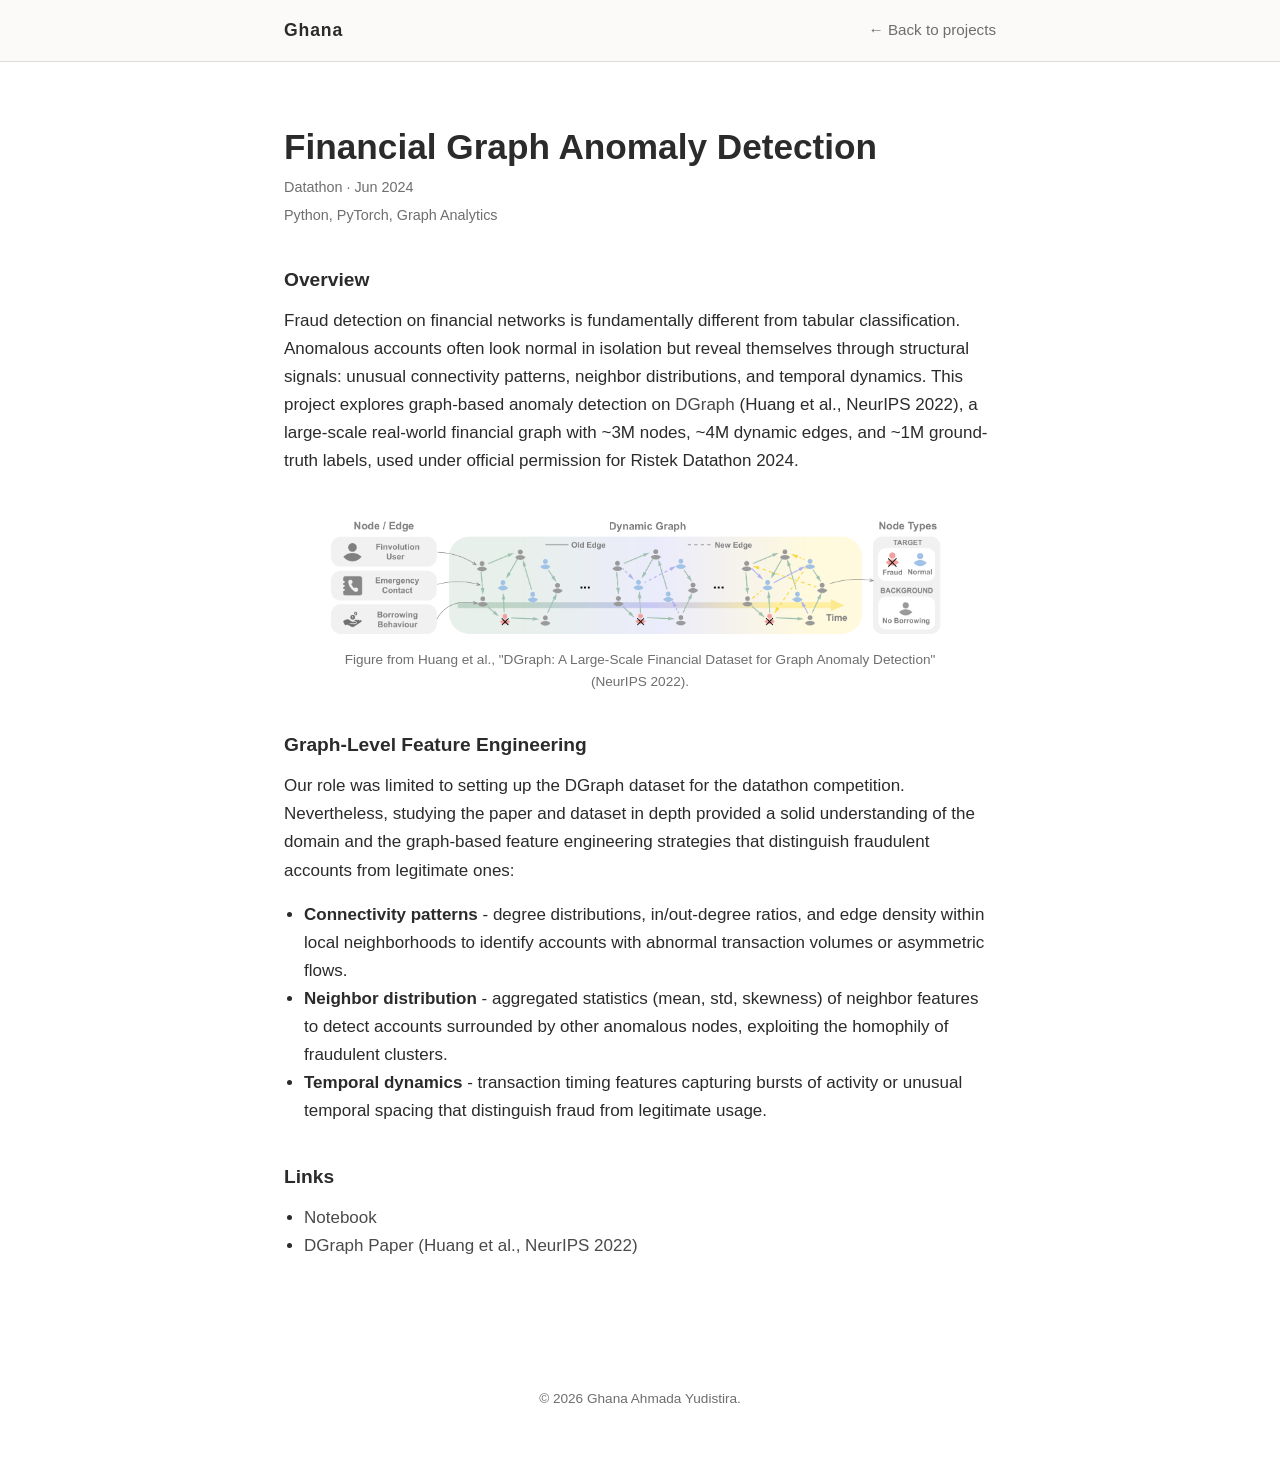
<file: projects/financial-graph-anomaly-detection.html>
<!DOCTYPE html>
<html lang="en">
<head>
  <meta charset="UTF-8">
  <meta name="viewport" content="width=device-width, initial-scale=1.0">
  <title>Financial Graph Anomaly Detection - Ghana Ahmada Yudistira</title>
  <link rel="stylesheet" href="../css/style.css">
</head>
<body>

  <header class="site-header">
    <nav class="nav">
      <a href="../index.html" class="nav__brand">Ghana</a>
      <a href="../index.html#projects" class="nav__back">&larr; Back to projects</a>
    </nav>
  </header>

  <main>
    <article class="project-detail">
      <div class="container">
        <h1>Financial Graph Anomaly Detection</h1>
        <p class="project-detail__meta">Datathon &middot; Jun 2024</p>
        <p class="project-detail__stack">Python, PyTorch, Graph Analytics</p>

        <section>
          <h2>Overview</h2>
          <p>
            Fraud detection on financial networks is fundamentally different from tabular
            classification. Anomalous accounts often look normal in isolation but reveal themselves
            through structural signals: unusual connectivity patterns, neighbor distributions, and
            temporal dynamics. This project explores graph-based anomaly detection on
            <a href="https://arxiv.org/abs/2207.03579" target="_blank" rel="noopener">DGraph</a>
            (Huang et al., NeurIPS 2022), a large-scale real-world financial graph with ~3M nodes,
            ~4M dynamic edges, and ~1M ground-truth labels, used under official permission for
            Ristek Datathon 2024.
          </p>
        </section>

        <section>
          <figure>
            <img src="../assets/projects/financial-graph-anomaly-detection/dgraph-overview.png" alt="DGraph dynamic graph structure: Finvolution users, emergency contacts, and borrowing behaviour over time with fraud and normal node labels">
            <figcaption>Figure from Huang et al., "DGraph: A Large-Scale Financial Dataset for Graph Anomaly Detection" (NeurIPS 2022).</figcaption>
          </figure>
        </section>

        <section>
          <h2>Graph-Level Feature Engineering</h2>
          <p>
            Our role was limited to setting up the DGraph dataset for the datathon competition.
            Nevertheless, studying the paper and dataset in depth provided a solid understanding
            of the domain and the graph-based feature engineering strategies that distinguish
            fraudulent accounts from legitimate ones:
          </p>
          <ul>
            <li>
              <strong>Connectivity patterns</strong> - degree distributions, in/out-degree ratios,
              and edge density within local neighborhoods to identify accounts with abnormal
              transaction volumes or asymmetric flows.
            </li>
            <li>
              <strong>Neighbor distribution</strong> - aggregated statistics (mean, std, skewness)
              of neighbor features to detect accounts surrounded by other anomalous nodes,
              exploiting the homophily of fraudulent clusters.
            </li>
            <li>
              <strong>Temporal dynamics</strong> - transaction timing features capturing bursts of
              activity or unusual temporal spacing that distinguish fraud from legitimate usage.
            </li>
          </ul>
        </section>

        <section>
          <h2>Links</h2>
          <ul>
            <li><a href="https://colab.research.google.com/drive/1Zrz2NDScgUQbzBf2KxMgaf4LR10R_nGS" target="_blank" rel="noopener">Notebook</a></li>
            <li><a href="https://arxiv.org/abs/2207.03579" target="_blank" rel="noopener">DGraph Paper (Huang et al., NeurIPS 2022)</a></li>
          </ul>
        </section>
      </div>
    </article>
  </main>

  <footer class="site-footer">
    <div class="container">
      <p>&copy; <span id="year"></span> Ghana Ahmada Yudistira.</p>
    </div>
  </footer>

  <script src="../js/main.js"></script>
</body>
</html>
</file>
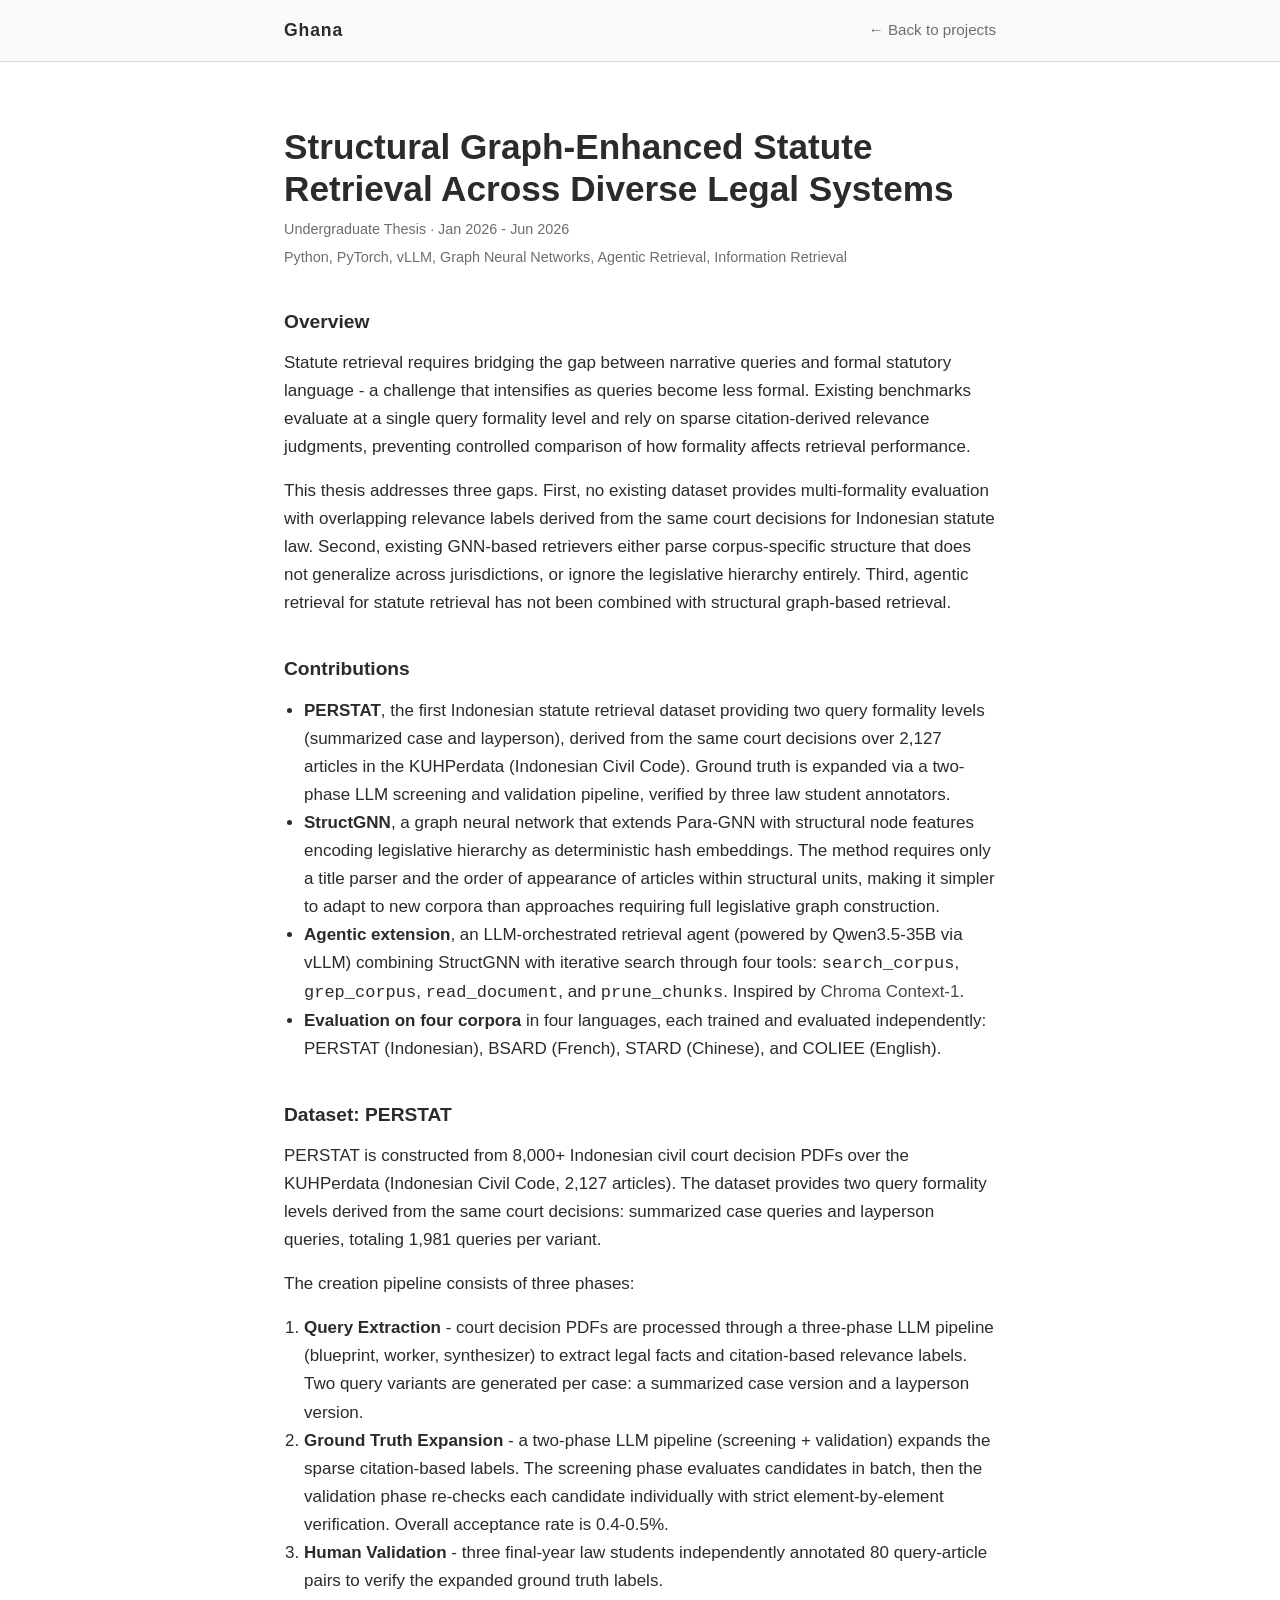
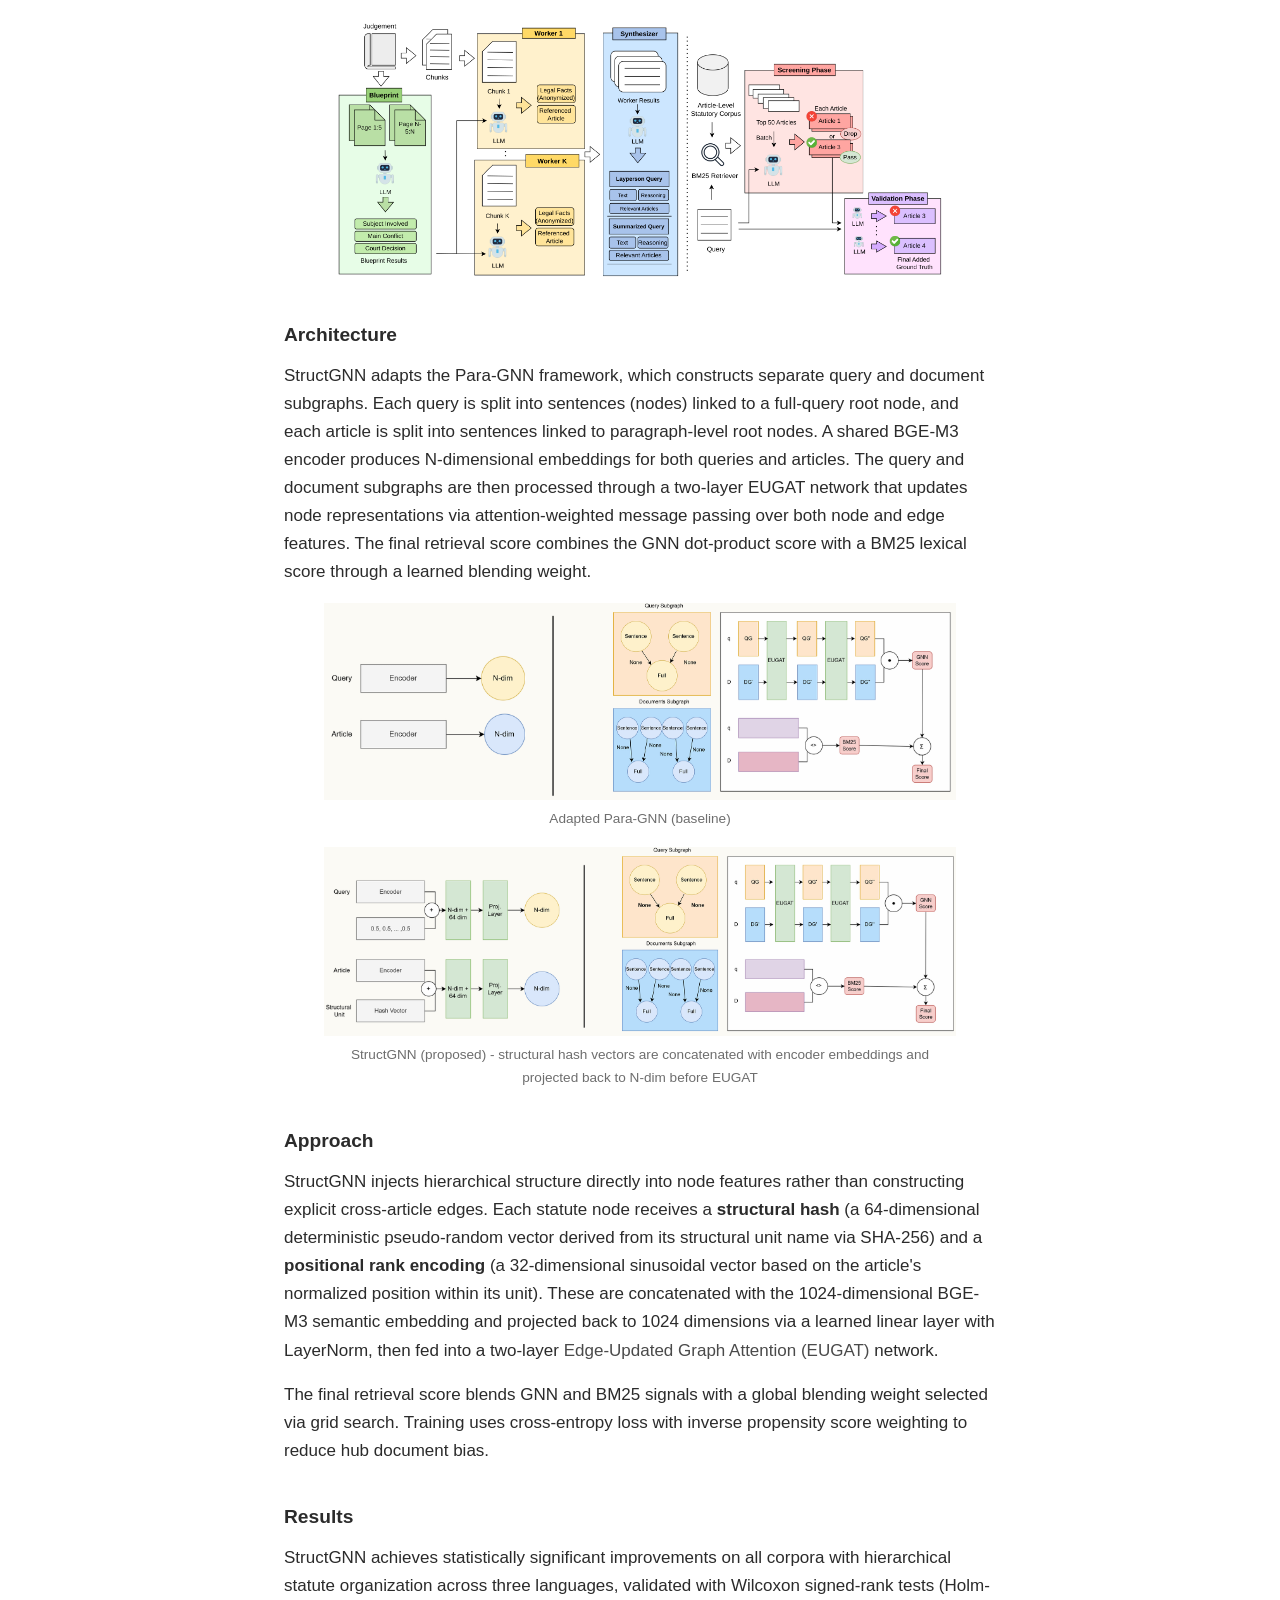
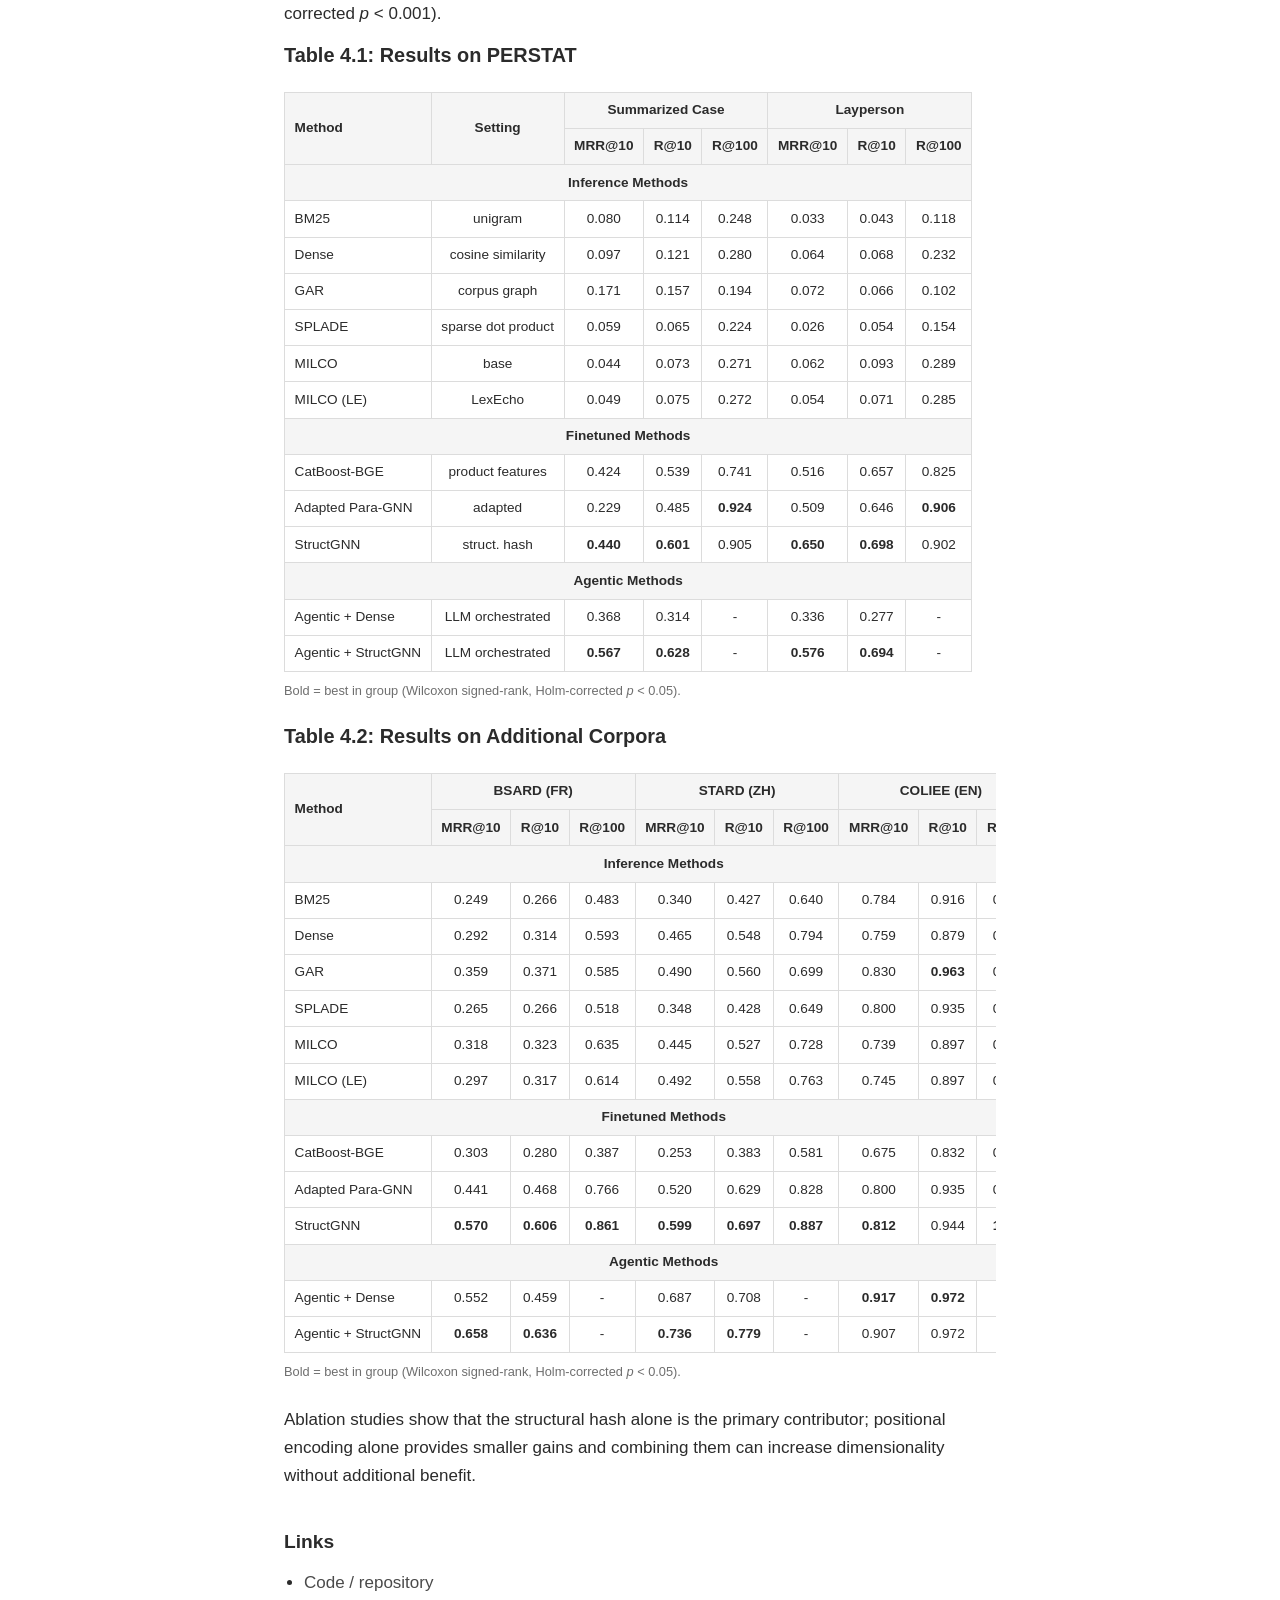
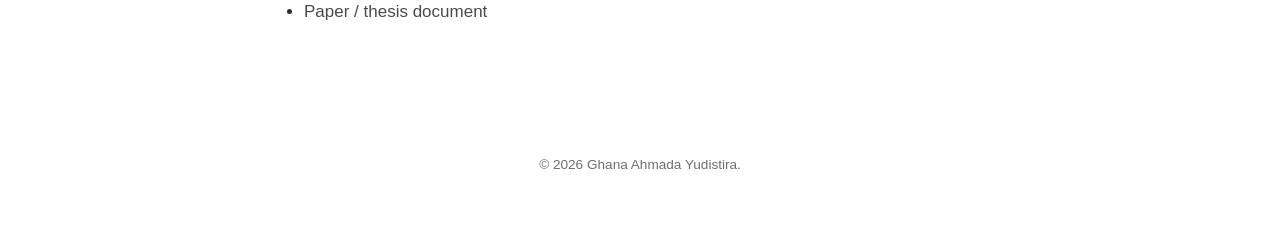
<file: projects/indonesian-statute-retrieval.html>
<!DOCTYPE html>
<html lang="en">
<head>
  <meta charset="UTF-8">
  <meta name="viewport" content="width=device-width, initial-scale=1.0">
  <title>Indonesian Statute Retrieval — Ghana Ahmada Yudistira</title>
  <link rel="stylesheet" href="../css/style.css">
</head>
<body>

  <header class="site-header">
    <nav class="nav">
      <a href="../index.html" class="nav__brand">Ghana</a>
      <a href="../index.html#projects" class="nav__back">&larr; Back to projects</a>
    </nav>
  </header>

  <main>
    <article class="project-detail">
      <div class="container">
        <h1>Structural Graph-Enhanced Statute Retrieval Across Diverse Legal Systems</h1>
        <p class="project-detail__meta">Undergraduate Thesis &middot; Jan 2026 - Jun 2026</p>
        <p class="project-detail__stack">Python, PyTorch, vLLM, Graph Neural Networks, Agentic Retrieval, Information Retrieval</p>

        <section>
          <h2>Overview</h2>
          <p>
            Statute retrieval requires bridging the gap between narrative queries and formal statutory
            language  - a challenge that intensifies as queries become less formal. Existing benchmarks
            evaluate at a single query formality level and rely on sparse citation-derived relevance
            judgments, preventing controlled comparison of how formality affects retrieval performance.
          </p>
          <p>
            This thesis addresses three gaps. First, no existing dataset provides multi-formality
            evaluation with overlapping relevance labels derived from the same court decisions for
            Indonesian statute law. Second, existing GNN-based retrievers either parse corpus-specific
            structure that does not generalize across jurisdictions, or ignore the legislative hierarchy
            entirely. Third, agentic retrieval for statute retrieval has not been combined with structural
            graph-based retrieval.
          </p>
        </section>

        <section>
          <h2>Contributions</h2>
          <ul>
            <li>
              <strong>PERSTAT</strong>, the first Indonesian statute retrieval dataset providing
              two query formality levels (summarized case and layperson), derived from the same court
              decisions over 2,127 articles in the KUHPerdata (Indonesian Civil Code). Ground truth is
              expanded via a two-phase LLM screening and validation pipeline, verified by three law
              student annotators.
            </li>
            <li>
              <strong>StructGNN</strong>, a graph neural network that extends Para-GNN with
              structural node features encoding legislative hierarchy as deterministic hash embeddings.
              The method requires only a title parser and the order of appearance of articles within
              structural units, making it simpler to adapt to new corpora than approaches requiring full
              legislative graph construction.
            </li>
            <li>
              <strong>Agentic extension</strong>, an LLM-orchestrated retrieval agent (powered
              by Qwen3.5-35B via vLLM) combining StructGNN with iterative search through four tools:
              <code>search_corpus</code>, <code>grep_corpus</code>, <code>read_document</code>, and
              <code>prune_chunks</code>. Inspired by
              <a href="https://www.trychroma.com/research/context-1" target="_blank" rel="noopener">Chroma Context-1</a>.
            </li>
            <li>
              <strong>Evaluation on four corpora</strong> in four languages, each trained and
              evaluated independently: PERSTAT (Indonesian), BSARD (French), STARD (Chinese), and
              COLIEE (English).
            </li>
          </ul>
        </section>

        <section>
          <h2>Dataset: PERSTAT</h2>
          <p>
            PERSTAT is constructed from 8,000+ Indonesian civil court decision PDFs over the KUHPerdata
            (Indonesian Civil Code, 2,127 articles). The dataset provides two query formality levels
            derived from the same court decisions: summarized case queries and layperson queries,
            totaling 1,981 queries per variant.
          </p>
          <p>The creation pipeline consists of three phases:</p>
          <ol>
            <li>
              <strong>Query Extraction</strong> - court decision PDFs are processed through a
              three-phase LLM pipeline (blueprint, worker, synthesizer) to extract legal facts and
              citation-based relevance labels. Two query variants are generated per case: a summarized
              case version and a layperson version.
            </li>
            <li>
              <strong>Ground Truth Expansion</strong> - a two-phase LLM pipeline (screening + validation)
              expands the sparse citation-based labels. The screening phase evaluates candidates in batch,
              then the validation phase re-checks each candidate individually with strict element-by-element
              verification. Overall acceptance rate is 0.4-0.5%.
            </li>
            <li>
              <strong>Human Validation</strong> - three final-year law students independently annotated
              80 query-article pairs to verify the expanded ground truth labels.
            </li>
          </ol>
          <figure>
            <img src="../assets/projects/indonesian-statute-retrieval/dataset-creation.png" alt="PERSTAT dataset creation pipeline: query extraction from court decisions, ground truth expansion via two-phase LLM screening and validation">
          </figure>
        </section>

        <section>
          <h2>Architecture</h2>
          <p>
            StructGNN adapts the Para-GNN framework, which constructs separate query and document
            subgraphs. Each query is split into sentences (nodes) linked to a full-query root node,
            and each article is split into sentences linked to paragraph-level root nodes. A shared
            BGE-M3 encoder produces N-dimensional embeddings for both queries and articles. The
            query and document subgraphs are then processed through a two-layer EUGAT network that
            updates node representations via attention-weighted message passing over both node and
            edge features. The final retrieval score combines the GNN dot-product score with a
            BM25 lexical score through a learned blending weight.
          </p>
          <figure>
            <img src="../assets/projects/indonesian-statute-retrieval/architecture-paragnn.png" alt="Adapted Para-GNN architecture: encoder producing N-dim embeddings, query and document subgraphs processed through two-layer EUGAT, final score blending GNN and BM25">
            <figcaption>Adapted Para-GNN (baseline)</figcaption>
          </figure>
          <figure>
            <img src="../assets/projects/indonesian-statute-retrieval/architecture-structgnn.png" alt="StructGNN architecture: encoder embeddings concatenated with 64-dim structural hash vector, projected back to N-dim before EUGAT processing">
            <figcaption>StructGNN (proposed) - structural hash vectors are concatenated with encoder embeddings and projected back to N-dim before EUGAT</figcaption>
          </figure>
        </section>

        <section>
          <h2>Approach</h2>
          <p>
            StructGNN injects hierarchical structure directly into node features rather than constructing
            explicit cross-article edges. Each statute node receives a <strong>structural hash</strong>
            (a 64-dimensional deterministic pseudo-random vector derived from its structural unit name via
            SHA-256) and a <strong>positional rank encoding</strong> (a 32-dimensional sinusoidal vector
            based on the article's normalized position within its unit). These are concatenated with the
            1024-dimensional BGE-M3 semantic embedding and projected back to 1024 dimensions via a learned
            linear layer with LayerNorm, then fed into a two-layer
            <a href="https://doi.org/10.1007/s11280-026-01407-w" target="_blank" rel="noopener">Edge-Updated Graph Attention (EUGAT)</a>
            network.
          </p>
          <p>
            The final retrieval score blends GNN and BM25 signals with a global blending weight selected
            via grid search. Training uses cross-entropy loss with inverse propensity score weighting to
            reduce hub document bias.
          </p>
        </section>

        <section>
          <h2>Results</h2>
          <p>
            StructGNN achieves statistically significant improvements on all corpora with hierarchical
            statute organization across three languages, validated with Wilcoxon signed-rank tests
            (Holm-corrected <em>p</em> &lt; 0.001).
          </p>

          <h3>Table 4.1: Results on PERSTAT</h3>
          <table class="results-table">
            <thead>
              <tr>
                <th rowspan="2">Method</th>
                <th rowspan="2">Setting</th>
                <th colspan="3">Summarized Case</th>
                <th colspan="3">Layperson</th>
              </tr>
              <tr>
                <th>MRR@10</th><th>R@10</th><th>R@100</th>
                <th>MRR@10</th><th>R@10</th><th>R@100</th>
              </tr>
            </thead>
            <tbody>
              <tr class="group-header"><td colspan="8">Inference Methods</td></tr>
              <tr><td>BM25</td><td>unigram</td><td>0.080</td><td>0.114</td><td>0.248</td><td>0.033</td><td>0.043</td><td>0.118</td></tr>
              <tr><td>Dense</td><td>cosine similarity</td><td>0.097</td><td>0.121</td><td>0.280</td><td>0.064</td><td>0.068</td><td>0.232</td></tr>
              <tr><td>GAR</td><td>corpus graph</td><td>0.171</td><td>0.157</td><td>0.194</td><td>0.072</td><td>0.066</td><td>0.102</td></tr>
              <tr><td>SPLADE</td><td>sparse dot product</td><td>0.059</td><td>0.065</td><td>0.224</td><td>0.026</td><td>0.054</td><td>0.154</td></tr>
              <tr><td>MILCO</td><td>base</td><td>0.044</td><td>0.073</td><td>0.271</td><td>0.062</td><td>0.093</td><td>0.289</td></tr>
              <tr><td>MILCO (LE)</td><td>LexEcho</td><td>0.049</td><td>0.075</td><td>0.272</td><td>0.054</td><td>0.071</td><td>0.285</td></tr>
              <tr class="group-header"><td colspan="8">Finetuned Methods</td></tr>
              <tr><td>CatBoost-BGE</td><td>product features</td><td>0.424</td><td>0.539</td><td>0.741</td><td>0.516</td><td>0.657</td><td>0.825</td></tr>
              <tr><td>Adapted Para-GNN</td><td>adapted</td><td>0.229</td><td>0.485</td><td class="best">0.924</td><td>0.509</td><td>0.646</td><td class="best">0.906</td></tr>
              <tr><td>StructGNN</td><td>struct. hash</td><td class="best">0.440</td><td class="best">0.601</td><td>0.905</td><td class="best">0.650</td><td class="best">0.698</td><td>0.902</td></tr>
              <tr class="group-header"><td colspan="8">Agentic Methods</td></tr>
              <tr><td>Agentic + Dense</td><td>LLM orchestrated</td><td>0.368</td><td>0.314</td><td>-</td><td>0.336</td><td>0.277</td><td>-</td></tr>
              <tr><td>Agentic + StructGNN</td><td>LLM orchestrated</td><td class="best">0.567</td><td class="best">0.628</td><td>-</td><td class="best">0.576</td><td class="best">0.694</td><td>-</td></tr>
            </tbody>
            <caption>Bold = best in group (Wilcoxon signed-rank, Holm-corrected <em>p</em> &lt; 0.05).</caption>
          </table>

          <h3>Table 4.2: Results on Additional Corpora</h3>
          <table class="results-table">
            <thead>
              <tr>
                <th rowspan="2">Method</th>
                <th colspan="3">BSARD (FR)</th>
                <th colspan="3">STARD (ZH)</th>
                <th colspan="3">COLIEE (EN)</th>
              </tr>
              <tr>
                <th>MRR@10</th><th>R@10</th><th>R@100</th>
                <th>MRR@10</th><th>R@10</th><th>R@100</th>
                <th>MRR@10</th><th>R@10</th><th>R@100</th>
              </tr>
            </thead>
            <tbody>
              <tr class="group-header"><td colspan="10">Inference Methods</td></tr>
              <tr><td>BM25</td><td>0.249</td><td>0.266</td><td>0.483</td><td>0.340</td><td>0.427</td><td>0.640</td><td>0.784</td><td>0.916</td><td>0.981</td></tr>
              <tr><td>Dense</td><td>0.292</td><td>0.314</td><td>0.593</td><td>0.465</td><td>0.548</td><td>0.794</td><td>0.759</td><td>0.879</td><td>0.972</td></tr>
              <tr><td>GAR</td><td>0.359</td><td>0.371</td><td>0.585</td><td>0.490</td><td>0.560</td><td>0.699</td><td>0.830</td><td class="best">0.963</td><td>0.991</td></tr>
              <tr><td>SPLADE</td><td>0.265</td><td>0.266</td><td>0.518</td><td>0.348</td><td>0.428</td><td>0.649</td><td>0.800</td><td>0.935</td><td>0.991</td></tr>
              <tr><td>MILCO</td><td>0.318</td><td>0.323</td><td>0.635</td><td>0.445</td><td>0.527</td><td>0.728</td><td>0.739</td><td>0.897</td><td>0.981</td></tr>
              <tr><td>MILCO (LE)</td><td>0.297</td><td>0.317</td><td>0.614</td><td>0.492</td><td>0.558</td><td>0.763</td><td>0.745</td><td>0.897</td><td>0.981</td></tr>
              <tr class="group-header"><td colspan="10">Finetuned Methods</td></tr>
              <tr><td>CatBoost-BGE</td><td>0.303</td><td>0.280</td><td>0.387</td><td>0.253</td><td>0.383</td><td>0.581</td><td>0.675</td><td>0.832</td><td>0.935</td></tr>
              <tr><td>Adapted Para-GNN</td><td>0.441</td><td>0.468</td><td>0.766</td><td>0.520</td><td>0.629</td><td>0.828</td><td>0.800</td><td>0.935</td><td>0.981</td></tr>
              <tr><td>StructGNN</td><td class="best">0.570</td><td class="best">0.606</td><td class="best">0.861</td><td class="best">0.599</td><td class="best">0.697</td><td class="best">0.887</td><td class="best">0.812</td><td>0.944</td><td class="best">1.000</td></tr>
              <tr class="group-header"><td colspan="10">Agentic Methods</td></tr>
              <tr><td>Agentic + Dense</td><td>0.552</td><td>0.459</td><td>-</td><td>0.687</td><td>0.708</td><td>-</td><td class="best">0.917</td><td class="best">0.972</td><td>-</td></tr>
              <tr><td>Agentic + StructGNN</td><td class="best">0.658</td><td class="best">0.636</td><td>-</td><td class="best">0.736</td><td class="best">0.779</td><td>-</td><td>0.907</td><td>0.972</td><td>-</td></tr>
            </tbody>
            <caption>Bold = best in group (Wilcoxon signed-rank, Holm-corrected <em>p</em> &lt; 0.05).</caption>
          </table>

          <p>
            Ablation studies show that the structural hash alone is the primary contributor; positional
            encoding alone provides smaller gains and combining them can increase dimensionality without
            additional benefit.
          </p>
        </section>

        <section>
          <h2>Links</h2>
          <ul>
            <li><a href="#">Code / repository</a></li>
            <li><a href="#">Paper / thesis document</a></li>
          </ul>
        </section>
      </div>
    </article>
  </main>

  <footer class="site-footer">
    <div class="container">
      <p>&copy; <span id="year"></span> Ghana Ahmada Yudistira.</p>
    </div>
  </footer>

  <script src="../js/main.js"></script>
</body>
</html>
</file>
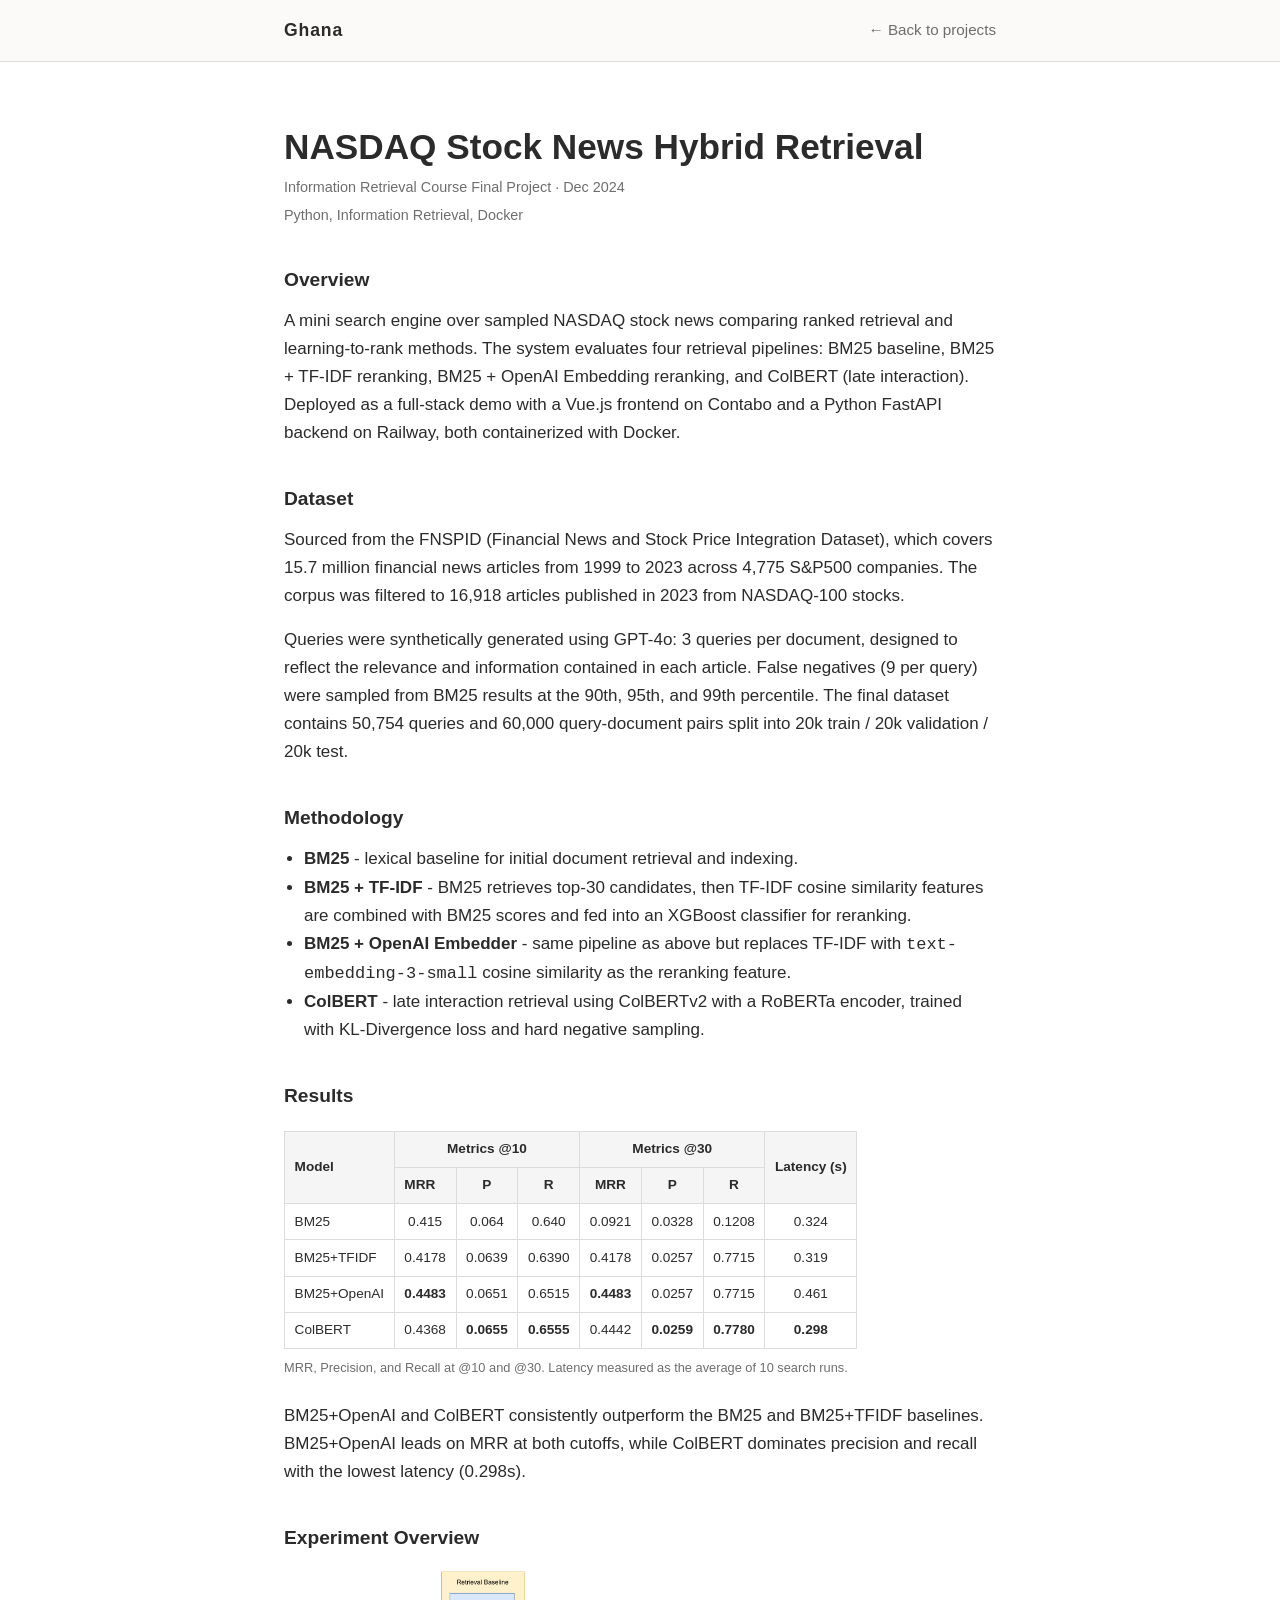
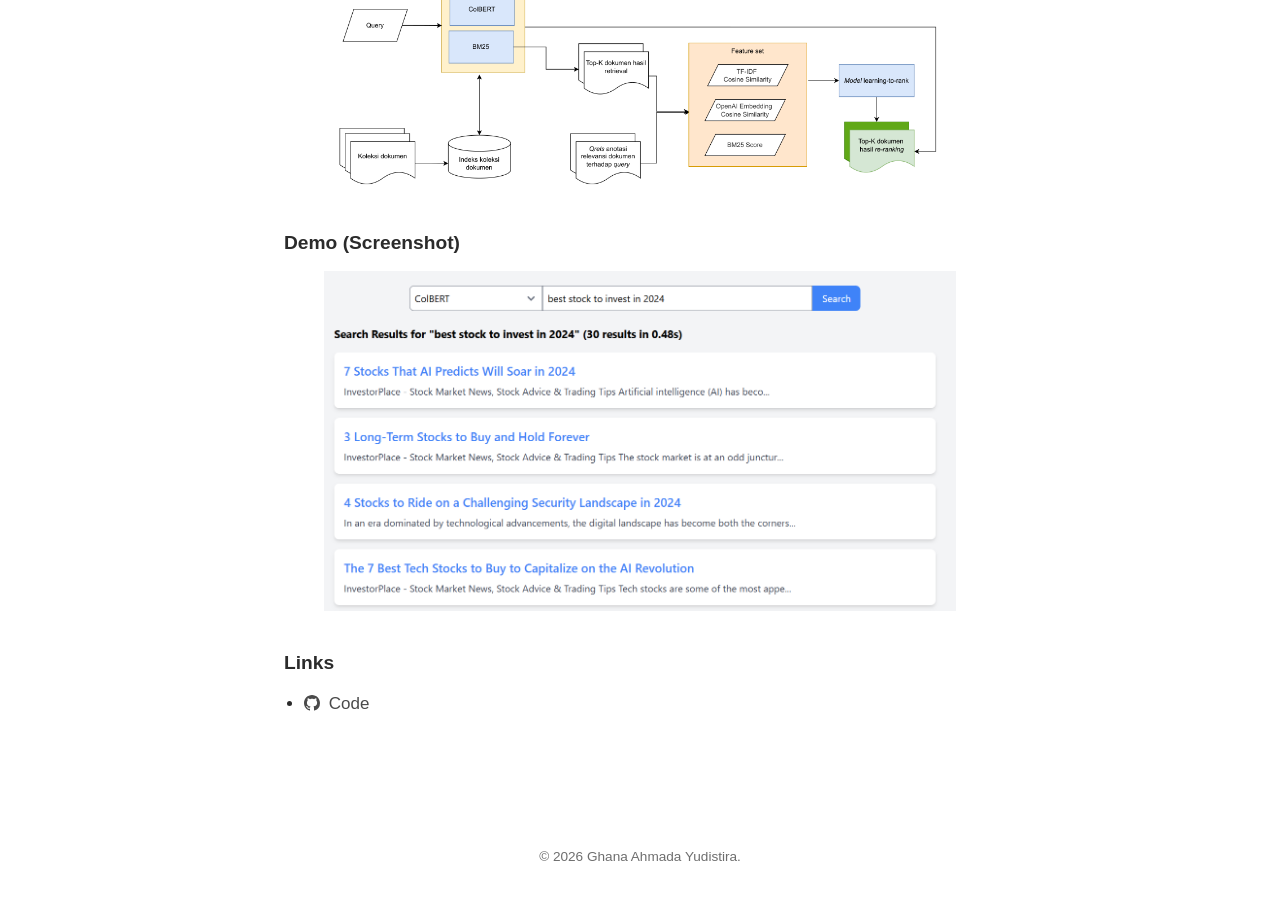
<file: projects/nasdaq-stock-news-hybrid-retrieval.html>
<!DOCTYPE html>
<html lang="en">
<head>
  <meta charset="UTF-8">
  <meta name="viewport" content="width=device-width, initial-scale=1.0">
  <title>NASDAQ Stock News Hybrid Retrieval — Ghana Ahmada Yudistira</title>
  <link rel="stylesheet" href="../css/style.css">
</head>
<body>

  <header class="site-header">
    <nav class="nav">
      <a href="../index.html" class="nav__brand">Ghana</a>
      <a href="../index.html#projects" class="nav__back">&larr; Back to projects</a>
    </nav>
  </header>

  <main>
    <article class="project-detail">
      <div class="container">
        <h1>NASDAQ Stock News Hybrid Retrieval</h1>
        <p class="project-detail__meta">Information Retrieval Course Final Project · Dec 2024</p>
        <p class="project-detail__stack">Python, Information Retrieval, Docker</p>

        <section>
          <h2>Overview</h2>
          <p>
            A mini search engine over sampled NASDAQ stock news comparing ranked retrieval and
            learning-to-rank methods. The system evaluates four retrieval pipelines: BM25 baseline,
            BM25 + TF-IDF reranking, BM25 + OpenAI Embedding reranking, and ColBERT (late interaction).
            Deployed as a full-stack demo with a Vue.js frontend on Contabo and a Python FastAPI backend
            on Railway, both containerized with Docker.
          </p>
        </section>

        <section>
          <h2>Dataset</h2>
          <p>
            Sourced from the FNSPID (Financial News and Stock Price Integration Dataset), which covers
            15.7 million financial news articles from 1999 to 2023 across 4,775 S&amp;P500 companies.
            The corpus was filtered to 16,918 articles published in 2023 from NASDAQ-100 stocks.
          </p>
          <p>
            Queries were synthetically generated using GPT-4o: 3 queries per document, designed to
            reflect the relevance and information contained in each article. False negatives (9 per query)
            were sampled from BM25 results at the 90th, 95th, and 99th percentile. The final dataset
            contains 50,754 queries and 60,000 query-document pairs split into 20k train / 20k validation / 20k test.
          </p>
        </section>

        <section>
          <h2>Methodology</h2>
          <ul>
            <li>
              <strong>BM25</strong> - lexical baseline for initial document retrieval and indexing.
            </li>
            <li>
              <strong>BM25 + TF-IDF</strong> - BM25 retrieves top-30 candidates, then TF-IDF cosine
              similarity features are combined with BM25 scores and fed into an XGBoost classifier for
              reranking.
            </li>
            <li>
              <strong>BM25 + OpenAI Embedder</strong> - same pipeline as above but replaces TF-IDF with
              <code>text-embedding-3-small</code> cosine similarity as the reranking feature.
            </li>
            <li>
              <strong>ColBERT</strong> - late interaction retrieval using ColBERTv2 with a RoBERTa
              encoder, trained with KL-Divergence loss and hard negative sampling.
            </li>
          </ul>
        </section>

        <section>
          <h2>Results</h2>
          <table class="results-table">
            <thead>
              <tr>
                <th rowspan="2">Model</th>
                <th colspan="3">Metrics @10</th>
                <th colspan="3">Metrics @30</th>
                <th rowspan="2">Latency (s)</th>
              </tr>
              <tr>
                <th>MRR</th><th>P</th><th>R</th>
                <th>MRR</th><th>P</th><th>R</th>
              </tr>
            </thead>
            <tbody>
              <tr><td>BM25</td><td>0.415</td><td>0.064</td><td>0.640</td><td>0.0921</td><td>0.0328</td><td>0.1208</td><td>0.324</td></tr>
              <tr><td>BM25+TFIDF</td><td>0.4178</td><td>0.0639</td><td>0.6390</td><td>0.4178</td><td>0.0257</td><td>0.7715</td><td>0.319</td></tr>
              <tr><td>BM25+OpenAI</td><td class="best">0.4483</td><td>0.0651</td><td>0.6515</td><td class="best">0.4483</td><td>0.0257</td><td>0.7715</td><td>0.461</td></tr>
              <tr><td>ColBERT</td><td>0.4368</td><td class="best">0.0655</td><td class="best">0.6555</td><td>0.4442</td><td class="best">0.0259</td><td class="best">0.7780</td><td class="best">0.298</td></tr>
            </tbody>
            <caption>MRR, Precision, and Recall at @10 and @30. Latency measured as the average of 10 search runs.</caption>
          </table>
          <p>
            BM25+OpenAI and ColBERT consistently outperform the BM25 and BM25+TFIDF baselines.
            BM25+OpenAI leads on MRR at both cutoffs, while ColBERT dominates precision and recall
            with the lowest latency (0.298s).
          </p>
        </section>

        <section>
          <h2>Experiment Overview</h2>
          <figure>
            <img src="../assets/projects/nasdaq-stock-news-hybrid-retrieval/experiment-overview.png" alt="Experiment flow: BM25 and ColBERT retrieval baselines with TF-IDF and OpenAI embedding reranking pipelines">
          </figure>
        </section>

        <section>
          <h2>Demo (Screenshot)</h2>
          <figure>
            <img src="../assets/projects/nasdaq-stock-news-hybrid-retrieval/nasdaq-stock-news.png" alt="Search demo interface showing ColBERT retrieval results for stock investment queries">
          </figure>
        </section>

        <section>
          <h2>Links</h2>
          <ul>
            <li><a href="https://github.com/ghanahmada/finsearch-be" target="_blank" rel="noopener"><svg width="16" height="16" viewBox="0 0 16 16" fill="currentColor" style="vertical-align: -2px; margin-right: 4px;"><path d="M8 0C3.58 0 0 3.58 0 8c0 3.54 2.29 6.53 5.47 7.59.4.07.55-.17.55-.38 0-.19-.01-.82-.01-1.49-2.01.37-2.53-.49-2.69-.94-.09-.23-.48-.94-.82-1.13-.28-.15-.68-.52-.01-.53.63-.01 1.08.58 1.23.82.72 1.21 1.87.87 2.33.66.07-.52.28-.87.51-1.07-1.78-.2-3.64-.89-3.64-3.95 0-.87.31-1.59.82-2.15-.08-.2-.36-1.02.08-2.12 0 0 .67-.21 2.2.82.64-.18 1.32-.27 2-.27.68 0 1.36.09 2 .27 1.53-1.04 2.2-.82 2.2-.82.44 1.1.16 1.92.08 2.12.51.56.82 1.27.82 2.15 0 3.07-1.87 3.75-3.65 3.95.29.25.54.73.54 1.48 0 1.07-.01 1.93-.01 2.2 0 .21.15.46.55.38A8.013 8.013 0 0016 8c0-4.42-3.58-8-8-8z"/></svg> Code</a></li>
          </ul>
        </section>
      </div>
    </article>
  </main>

  <footer class="site-footer">
    <div class="container">
      <p>&copy; <span id="year"></span> Ghana Ahmada Yudistira.</p>
    </div>
  </footer>

  <script src="../js/main.js"></script>
</body>
</html>
</file>
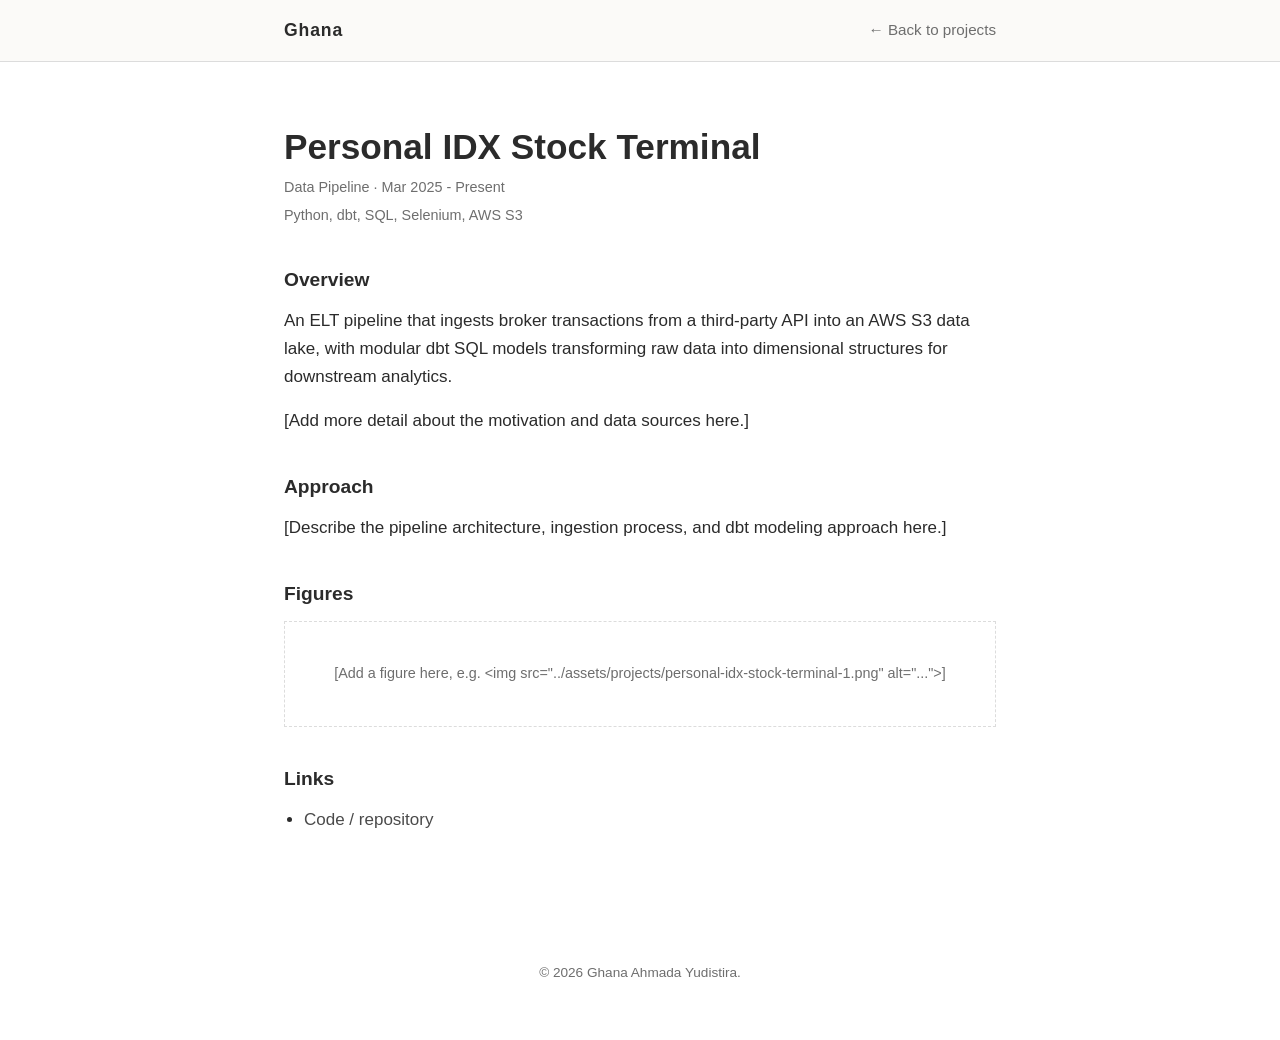
<file: projects/personal-idx-stock-terminal.html>
<!DOCTYPE html>
<html lang="en">
<head>
  <meta charset="UTF-8">
  <meta name="viewport" content="width=device-width, initial-scale=1.0">
  <title>Personal IDX Stock Terminal — Ghana Ahmada Yudistira</title>
  <link rel="stylesheet" href="../css/style.css">
</head>
<body>

  <header class="site-header">
    <nav class="nav">
      <a href="../index.html" class="nav__brand">Ghana</a>
      <a href="../index.html#projects" class="nav__back">&larr; Back to projects</a>
    </nav>
  </header>

  <main>
    <article class="project-detail">
      <div class="container">
        <h1>Personal IDX Stock Terminal</h1>
        <p class="project-detail__meta">Data Pipeline · Mar 2025 - Present</p>
        <p class="project-detail__stack">Python, dbt, SQL, Selenium, AWS S3</p>

        <section>
          <h2>Overview</h2>
          <p>
            An ELT pipeline that ingests broker transactions from a third-party API into an AWS S3
            data lake, with modular dbt SQL models transforming raw data into dimensional structures
            for downstream analytics.
          </p>
          <p>[Add more detail about the motivation and data sources here.]</p>
        </section>

        <section>
          <h2>Approach</h2>
          <p>[Describe the pipeline architecture, ingestion process, and dbt modeling approach here.]</p>
        </section>

        <section>
          <h2>Figures</h2>
          <figure class="figure-placeholder">
            <p>[Add a figure here, e.g. &lt;img src="../assets/projects/personal-idx-stock-terminal-1.png" alt="..."&gt;]</p>
          </figure>
        </section>

        <section>
          <h2>Links</h2>
          <ul>
            <li><a href="#">Code / repository</a></li>
          </ul>
        </section>
      </div>
    </article>
  </main>

  <footer class="site-footer">
    <div class="container">
      <p>&copy; <span id="year"></span> Ghana Ahmada Yudistira.</p>
    </div>
  </footer>

  <script src="../js/main.js"></script>
</body>
</html>
</file>
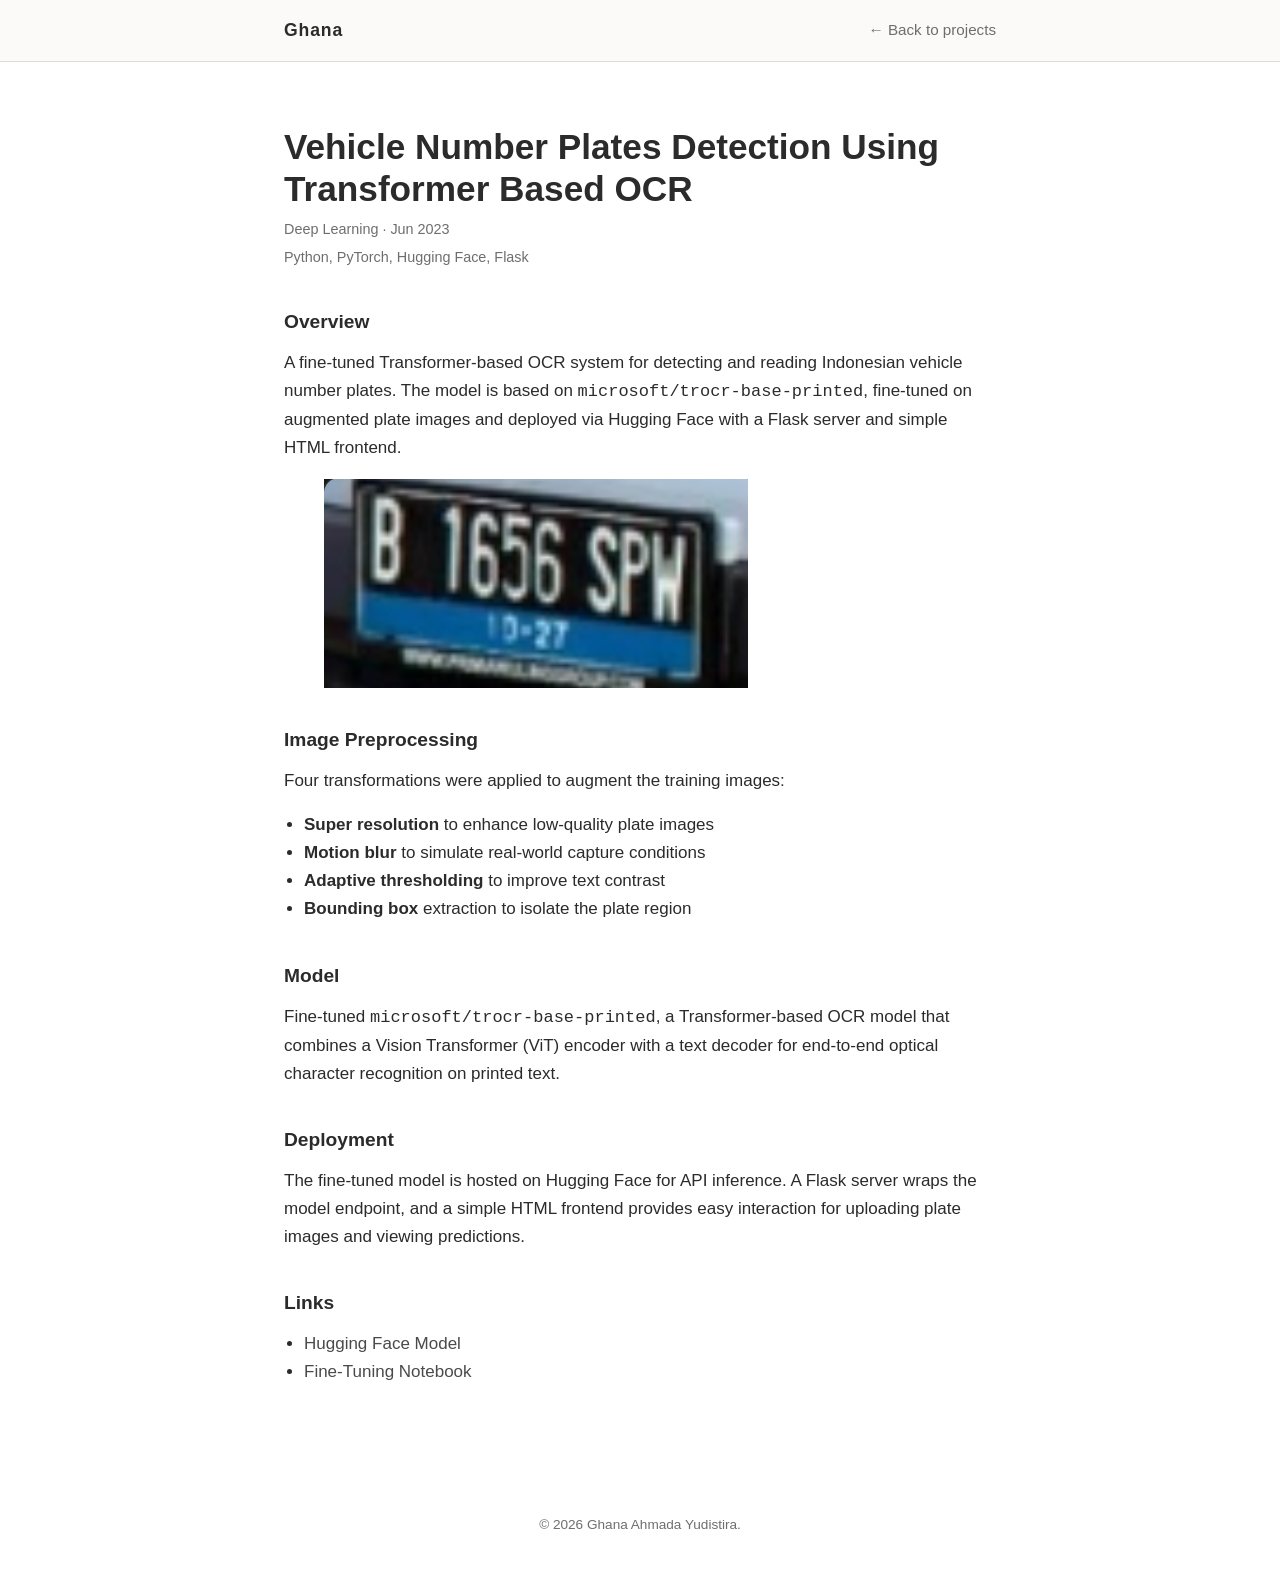
<file: projects/vehicle-plate-ocr.html>
<!DOCTYPE html>
<html lang="en">
<head>
  <meta charset="UTF-8">
  <meta name="viewport" content="width=device-width, initial-scale=1.0">
  <title>Vehicle Number Plates Detection - Ghana Ahmada Yudistira</title>
  <link rel="stylesheet" href="../css/style.css">
</head>
<body>

  <header class="site-header">
    <nav class="nav">
      <a href="../index.html" class="nav__brand">Ghana</a>
      <a href="../index.html#projects" class="nav__back">&larr; Back to projects</a>
    </nav>
  </header>

  <main>
    <article class="project-detail">
      <div class="container">
        <h1>Vehicle Number Plates Detection Using Transformer Based OCR</h1>
        <p class="project-detail__meta">Deep Learning &middot; Jun 2023</p>
        <p class="project-detail__stack">Python, PyTorch, Hugging Face, Flask</p>

        <section>
          <h2>Overview</h2>
          <p>
            A fine-tuned Transformer-based OCR system for detecting and reading Indonesian vehicle
            number plates. The model is based on
            <code>microsoft/trocr-base-printed</code>, fine-tuned on augmented plate images and
            deployed via Hugging Face with a Flask server and simple HTML frontend.
          </p>
          <figure>
            <img src="../assets/projects/vehicle-plate-ocr/plate-sample.png" alt="Sample Indonesian vehicle number plate showing B 1656 SPW">
          </figure>
        </section>

        <section>
          <h2>Image Preprocessing</h2>
          <p>Four transformations were applied to augment the training images:</p>
          <ul>
            <li><strong>Super resolution</strong> to enhance low-quality plate images</li>
            <li><strong>Motion blur</strong> to simulate real-world capture conditions</li>
            <li><strong>Adaptive thresholding</strong> to improve text contrast</li>
            <li><strong>Bounding box</strong> extraction to isolate the plate region</li>
          </ul>
        </section>

        <section>
          <h2>Model</h2>
          <p>
            Fine-tuned <code>microsoft/trocr-base-printed</code>, a Transformer-based OCR model
            that combines a Vision Transformer (ViT) encoder with a text decoder for end-to-end
            optical character recognition on printed text.
          </p>
        </section>

        <section>
          <h2>Deployment</h2>
          <p>
            The fine-tuned model is hosted on Hugging Face for API inference. A Flask server wraps
            the model endpoint, and a simple HTML frontend provides easy interaction for uploading
            plate images and viewing predictions.
          </p>
        </section>

        <section>
          <h2>Links</h2>
          <ul>
            <li><a href="https://huggingface.co/ghanahmada/trocr-base-plate-number" target="_blank" rel="noopener">Hugging Face Model</a></li>
            <li><a href="https://colab.research.google.com/drive/1_d8bb9ohlz5F4T5Rfk6Kq2kNYg-eqnYe?usp=sharing" target="_blank" rel="noopener">Fine-Tuning Notebook</a></li>
          </ul>
        </section>
      </div>
    </article>
  </main>

  <footer class="site-footer">
    <div class="container">
      <p>&copy; <span id="year"></span> Ghana Ahmada Yudistira.</p>
    </div>
  </footer>

  <script src="../js/main.js"></script>
</body>
</html>
</file>
<file: css/style.css>
/* ---------------------------------- */
/* Variables & reset                   */
/* ---------------------------------- */
:root {
  --color-bg: #ffffff;
  --color-bg-alt: #f5f5f5;
  --color-text: #2b2b2b;
  --color-text-muted: #6e6e6e;
  --color-accent: #4a4a4a;
  --color-border: #dcdcdc;

  --font-heading: -apple-system, BlinkMacSystemFont, "Segoe UI", Roboto, Helvetica, Arial, sans-serif;
  --font-body: -apple-system, BlinkMacSystemFont, "Segoe UI", Roboto, Helvetica, Arial, sans-serif;

  --content-width: 760px;
  --space-1: 0.5rem;
  --space-2: 1rem;
  --space-3: 1.5rem;
  --space-4: 2.5rem;
  --space-5: 4rem;
}

* {
  box-sizing: border-box;
}

html {
  scroll-behavior: smooth;
}

body {
  margin: 0;
  background: var(--color-bg);
  color: var(--color-text);
  font-family: var(--font-body);
  font-size: 17px;
  line-height: 1.65;
  -webkit-font-smoothing: antialiased;
}

h1, h2, h3 {
  font-family: var(--font-heading);
  line-height: 1.2;
  margin: 0 0 var(--space-2);
}

p {
  margin: 0 0 var(--space-2);
}

a {
  color: var(--color-accent);
  text-decoration: none;
  border-bottom: 1px solid transparent;
  transition: border-color 0.15s ease;
}

a:hover,
a:focus-visible {
  border-bottom-color: currentColor;
}

ul, ol {
  margin: 0;
  padding-left: 1.25rem;
}

.container {
  max-width: var(--content-width);
  margin: 0 auto;
  padding: 0 var(--space-3);
}

/* ---------------------------------- */
/* Header / nav                        */
/* ---------------------------------- */
.site-header {
  position: sticky;
  top: 0;
  z-index: 10;
  background: rgba(251, 250, 248, 0.9);
  backdrop-filter: blur(6px);
  border-bottom: 1px solid var(--color-border);
}

.nav {
  max-width: var(--content-width);
  margin: 0 auto;
  padding: var(--space-2) var(--space-3);
  display: flex;
  align-items: center;
  justify-content: space-between;
}

.nav__brand {
  font-family: var(--font-heading);
  font-weight: 700;
  font-size: 1.1rem;
  letter-spacing: 0.05em;
  color: var(--color-text);
  border-bottom: none;
}

.nav__back {
  font-size: 0.95rem;
  color: var(--color-text-muted);
}

.nav__links {
  list-style: none;
  display: flex;
  gap: var(--space-3);
  margin: 0;
  padding: 0;
}

.nav__links a {
  color: var(--color-text-muted);
  font-size: 0.95rem;
}

.nav__links a:hover {
  color: var(--color-accent);
}

.nav__links a.is-active {
  color: var(--color-text);
  font-weight: 700;
}

.nav__toggle {
  display: none;
  flex-direction: column;
  justify-content: space-between;
  width: 24px;
  height: 18px;
  background: none;
  border: none;
  cursor: pointer;
  padding: 0;
}

.nav__toggle span {
  display: block;
  height: 2px;
  width: 100%;
  background: var(--color-text);
}

/* ---------------------------------- */
/* Hero                                */
/* ---------------------------------- */
.hero {
  padding: var(--space-5) 0 var(--space-4);
}

.hero__inner {
  text-align: center;
}

.hero__name {
  font-size: clamp(1.8rem, 4vw, 2.6rem);
  margin-bottom: var(--space-1);
}

.hero__tagline {
  color: var(--color-accent);
  font-size: 1.05rem;
  font-weight: 600;
  margin-bottom: var(--space-3);
}

.hero__lede {
  max-width: 56ch;
  margin: 0 auto var(--space-3);
  color: var(--color-text-muted);
}

.hero__links {
  display: flex;
  flex-wrap: wrap;
  gap: var(--space-2);
  justify-content: center;
  align-items: center;
}

/* ---------------------------------- */
/* Sections                            */
/* ---------------------------------- */
.section {
  padding: var(--space-5) 0;
}

.section--alt {
  background: var(--color-bg-alt);
}

.section__title {
  font-size: 1.6rem;
  margin-bottom: var(--space-4);
}

.subheading {
  font-size: 1.05rem;
  margin-top: var(--space-4);
  margin-bottom: var(--space-2);
}

/* ---------------------------------- */
/* About / awards                      */
/* ---------------------------------- */
.awards {
  list-style: none;
  padding: 0;
  display: grid;
  gap: var(--space-2);
}

.awards li {
  display: flex;
  flex-direction: column;
  gap: 0.15rem;
  padding: var(--space-2) var(--space-3);
  background: var(--color-bg-alt);
  border-left: 3px solid var(--color-accent);
}

.awards__title {
  font-weight: 600;
}

.awards__meta {
  font-size: 0.9rem;
  color: var(--color-text-muted);
}

/* ---------------------------------- */
/* Experience timeline                 */
/* ---------------------------------- */
.timeline {
  list-style: none;
  padding: 0;
  display: grid;
  gap: var(--space-4);
}

.timeline__item {
  padding-left: var(--space-3);
  border-left: 2px solid var(--color-border);
}

.timeline__item--muted {
  opacity: 0.8;
}

.timeline__head {
  display: flex;
  flex-wrap: wrap;
  align-items: baseline;
  justify-content: space-between;
  gap: var(--space-1);
  margin-bottom: var(--space-1);
}

.timeline__head h3 {
  margin: 0;
  font-size: 1.1rem;
}

.timeline__date {
  font-size: 0.88rem;
  color: var(--color-text-muted);
  white-space: nowrap;
}

.timeline ul {
  margin-top: var(--space-1);
  padding-left: 1.1rem;
}

.timeline li {
  margin-bottom: 0.35rem;
}

/* ---------------------------------- */
/* Projects                            */
/* ---------------------------------- */
.project-list {
  display: grid;
}

.project {
  padding: var(--space-3) 0;
  border-bottom: 1px solid var(--color-border);
}

.project-list .project:first-child {
  padding-top: 0;
}

.project-list .project:last-child {
  border-bottom: none;
  padding-bottom: 0;
}

.project__head {
  display: flex;
  flex-wrap: wrap;
  align-items: baseline;
  justify-content: space-between;
  gap: var(--space-1);
  margin-bottom: var(--space-1);
}

.project__head h3 {
  margin: 0;
  font-size: 1.1rem;
}

.project__head h3 a {
  text-decoration: underline;
  text-underline-offset: 3px;
}

.project__date {
  font-size: 0.85rem;
  color: var(--color-text-muted);
  white-space: nowrap;
}

.project p {
  margin-bottom: var(--space-1);
}

.project__stack {
  font-size: 0.85rem;
  color: var(--color-text-muted);
  margin-bottom: 0;
}

.more-projects {
  margin-top: var(--space-3);
}

.more-projects summary {
  cursor: pointer;
  color: var(--color-text);
  font-weight: 600;
}

.more-projects .project {
  margin-top: var(--space-3);
  border-bottom: none;
  padding: 0;
}

/* ---------------------------------- */
/* Skills                              */
/* ---------------------------------- */
.skills {
  display: grid;
}

.skills__row {
  display: grid;
  grid-template-columns: 180px 1fr;
  gap: var(--space-3);
  padding: var(--space-2) 0;
  border-bottom: 1px solid var(--color-border);
}

.skills__row:last-child {
  border-bottom: none;
}

.skills__row dt {
  font-weight: 600;
}

.skills__row dd {
  margin: 0;
  color: var(--color-text-muted);
}

/* ---------------------------------- */
/* Writing list                        */
/* ---------------------------------- */
.writing-list {
  list-style: none;
  padding: 0;
  display: grid;
  gap: var(--space-2);
}

.writing-list li {
  display: flex;
  flex-direction: column;
  gap: 0.15rem;
}

.writing-list__title {
  font-weight: 600;
}

.writing-list__meta {
  font-size: 0.88rem;
  color: var(--color-text-muted);
}

/* ---------------------------------- */
/* Contact                             */
/* ---------------------------------- */
.contact {
  text-align: center;
}

.contact p {
  max-width: 56ch;
  margin: 0 auto var(--space-3);
  color: var(--color-text-muted);
}

.contact__list {
  list-style: none;
  padding: 0;
  display: flex;
  flex-wrap: wrap;
  gap: var(--space-3);
  justify-content: center;
}

/* ---------------------------------- */
/* Project detail page                 */
/* ---------------------------------- */
.project-detail {
  padding: var(--space-5) 0;
}

.project-detail h1 {
  font-size: clamp(1.6rem, 4vw, 2.2rem);
  margin-bottom: var(--space-1);
}

.project-detail__meta {
  font-size: 0.9rem;
  color: var(--color-text-muted);
  margin-bottom: 0.25rem;
}

.project-detail__stack {
  font-size: 0.9rem;
  color: var(--color-text-muted);
  margin-bottom: var(--space-4);
}

.project-detail section {
  margin-bottom: var(--space-4);
}

.project-detail h2 {
  font-size: 1.2rem;
  margin-bottom: var(--space-2);
}

.figure-placeholder {
  margin: 0;
  padding: var(--space-4) var(--space-3);
  border: 1px dashed var(--color-border);
  text-align: center;
  color: var(--color-text-muted);
  font-size: 0.9rem;
}

.figure-placeholder p {
  margin: 0;
}

.project-detail figure img {
  max-width: 100%;
  display: block;
}

.project-detail figcaption {
  font-size: 0.85rem;
  color: var(--color-text-muted);
  margin-top: var(--space-1);
  text-align: center;
}

/* ---------------------------------- */
/* Footer                              */
/* ---------------------------------- */
.site-footer {
  padding: var(--space-3) 0 var(--space-4);
  text-align: center;
  font-size: 0.85rem;
  color: var(--color-text-muted);
}

/* ---------------------------------- */
/* Tables                              */
/* ---------------------------------- */
.results-table {
  width: 100%;
  border-collapse: collapse;
  font-size: 0.85rem;
  margin: var(--space-3) 0;
  overflow-x: auto;
  display: block;
}

.results-table thead {
  background: var(--color-bg-alt);
}

.results-table th,
.results-table td {
  padding: 0.4rem 0.6rem;
  text-align: center;
  border: 1px solid var(--color-border);
  white-space: nowrap;
}

.results-table th {
  font-weight: 600;
}

.results-table td:first-child,
.results-table th:first-child {
  text-align: left;
}

.results-table .group-header td {
  font-weight: 600;
  background: var(--color-bg-alt);
  text-align: center;
}

.results-table .best {
  font-weight: 700;
}

.results-table caption {
  caption-side: bottom;
  font-size: 0.8rem;
  color: var(--color-text-muted);
  text-align: left;
  padding-top: var(--space-1);
}

/* ---------------------------------- */
/* Responsive                          */
/* ---------------------------------- */
@media (max-width: 640px) {
  .nav__toggle {
    display: flex;
  }

  .nav__links {
    position: absolute;
    top: 100%;
    left: 0;
    right: 0;
    flex-direction: column;
    background: var(--color-bg);
    border-bottom: 1px solid var(--color-border);
    padding: var(--space-2) var(--space-3);
    gap: var(--space-2);
    display: none;
  }

  .nav__links.is-open {
    display: flex;
  }

  .timeline__head,
  .project__head {
    flex-direction: column;
    align-items: flex-start;
  }

  .skills__row {
    grid-template-columns: 1fr;
    gap: 0.25rem;
  }
}
</file>
